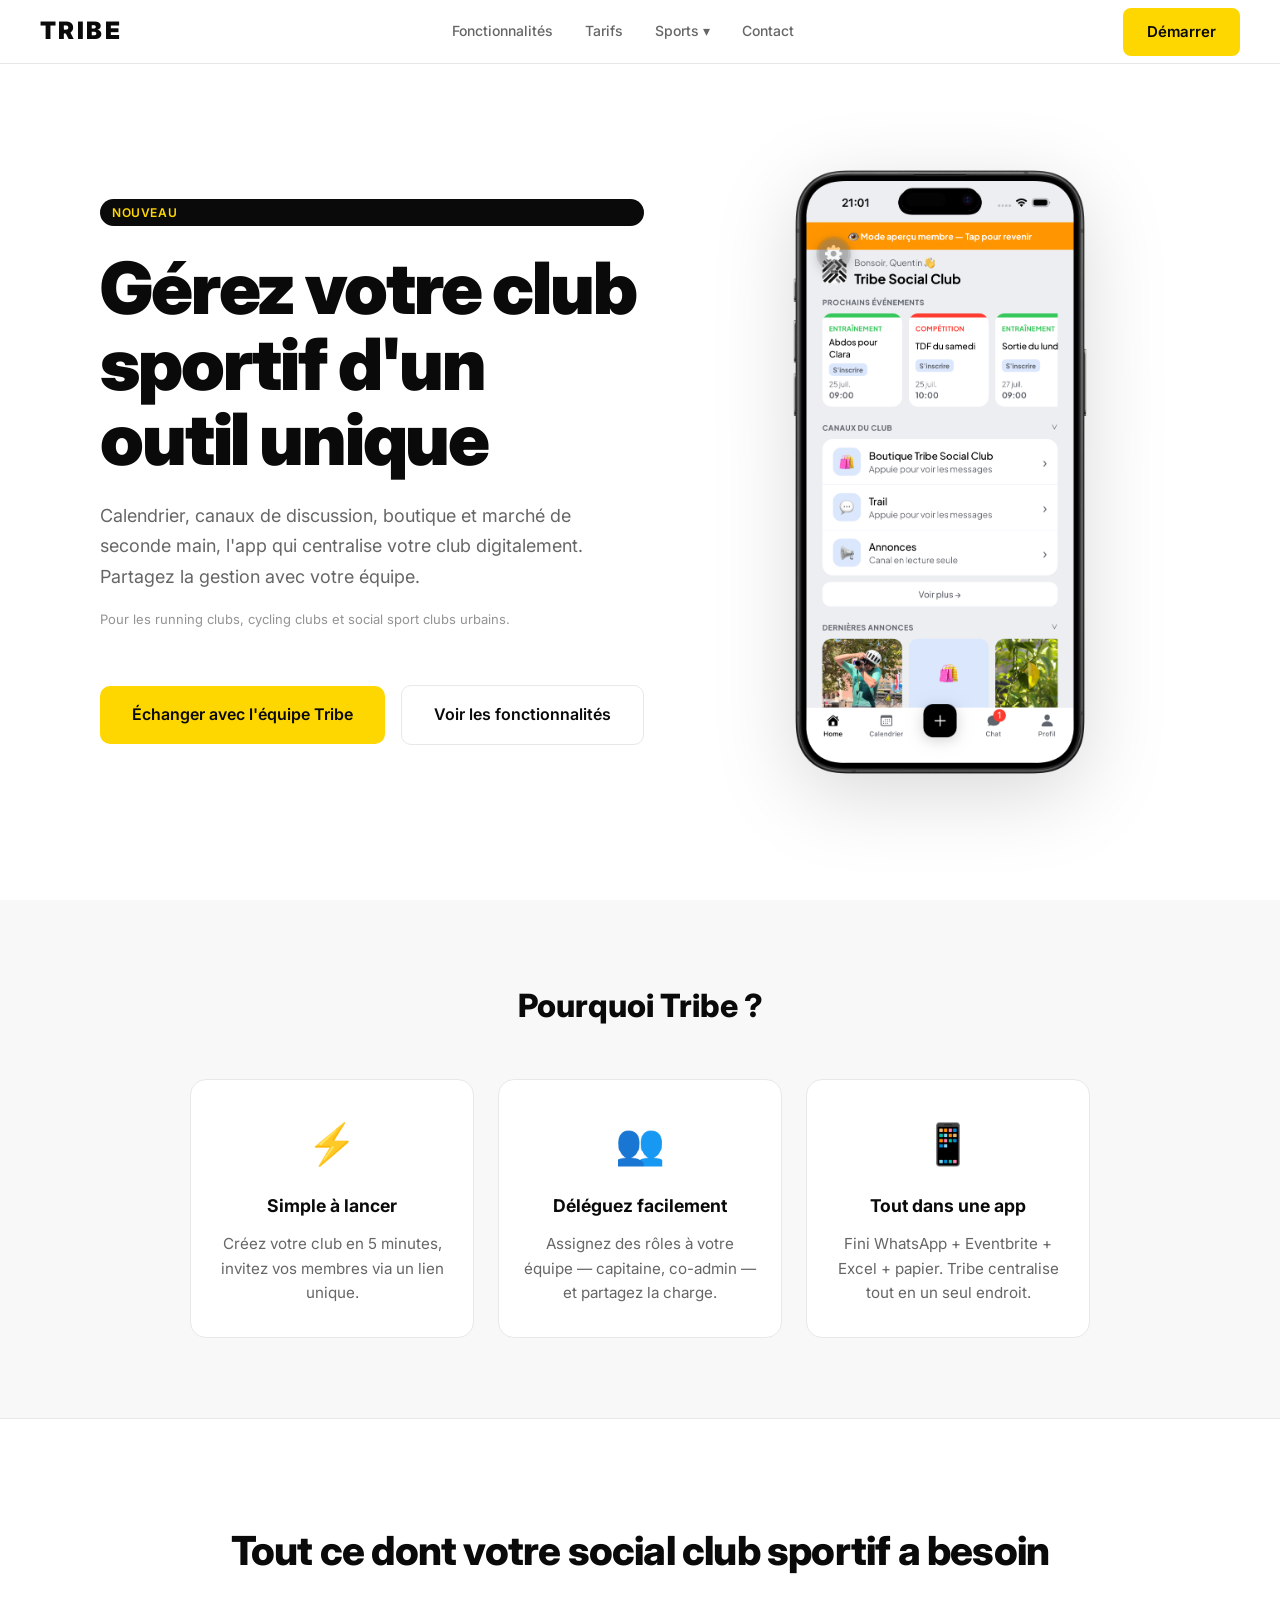
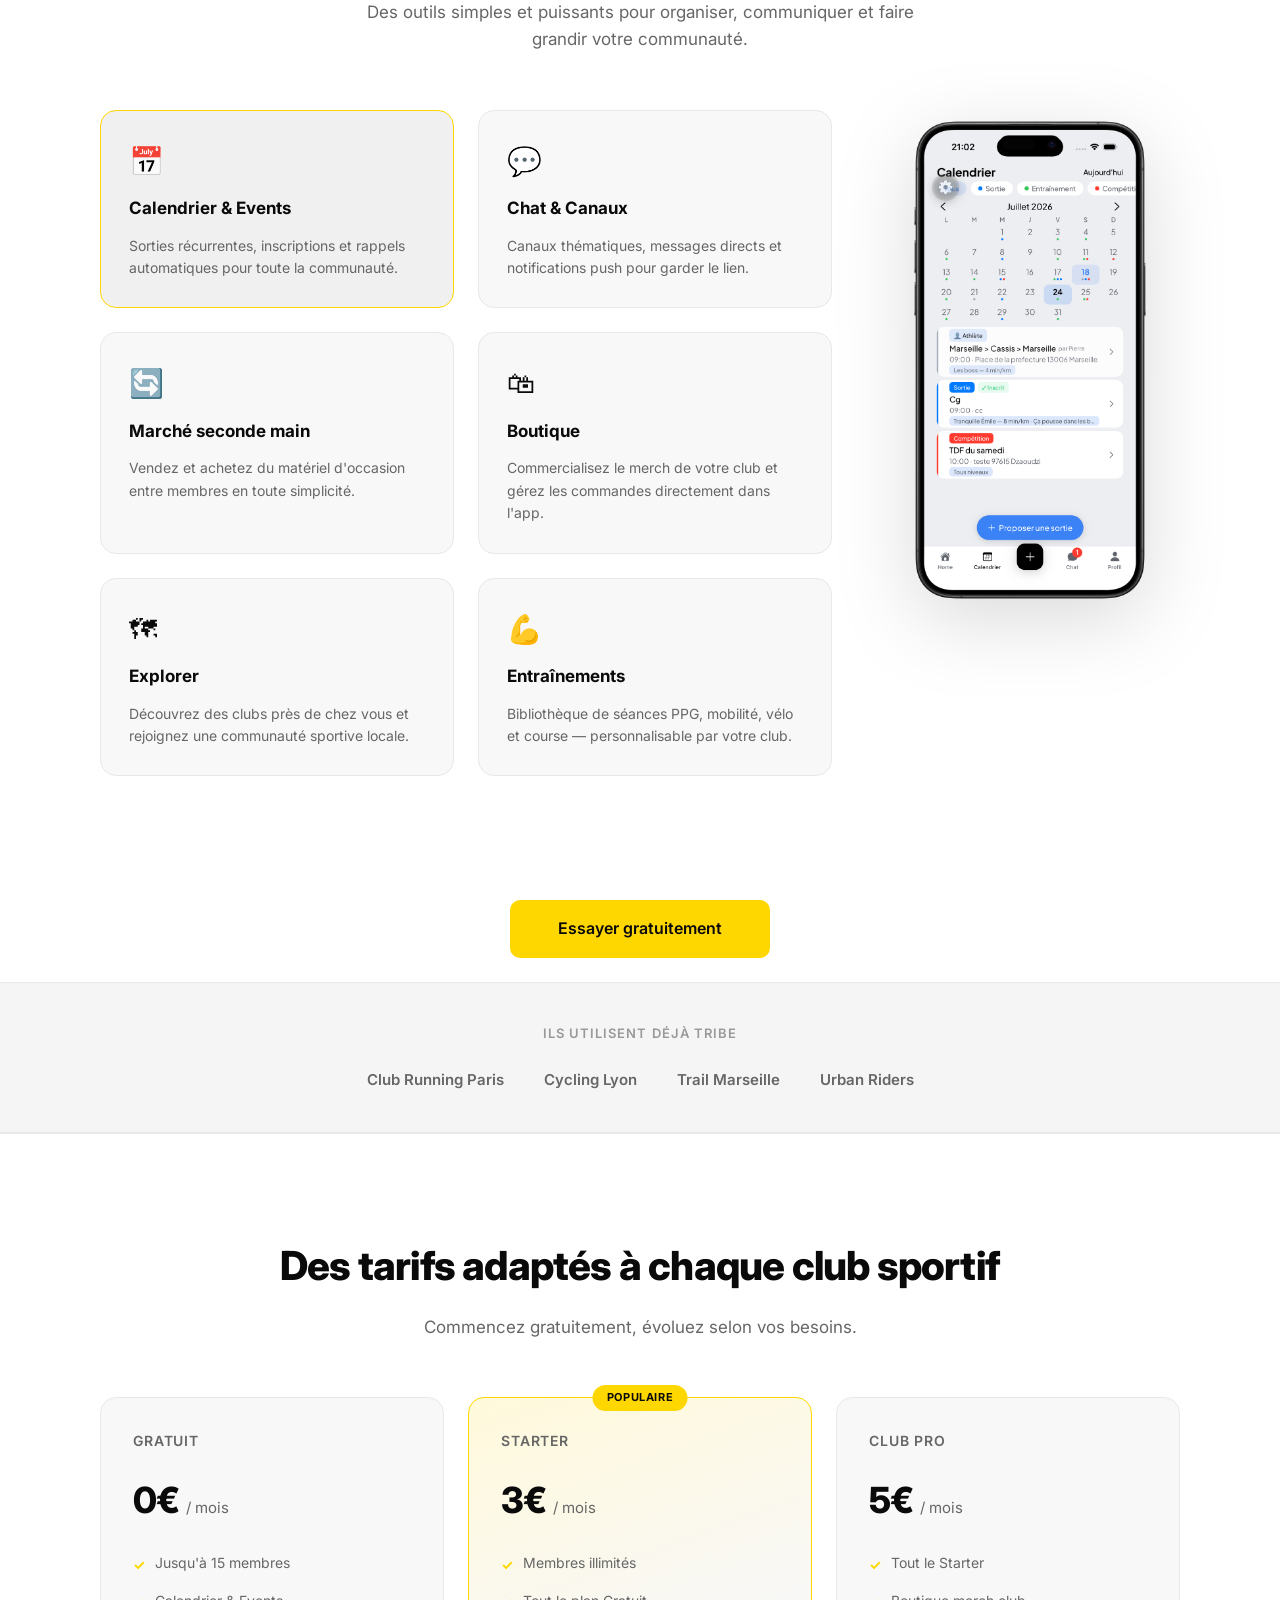
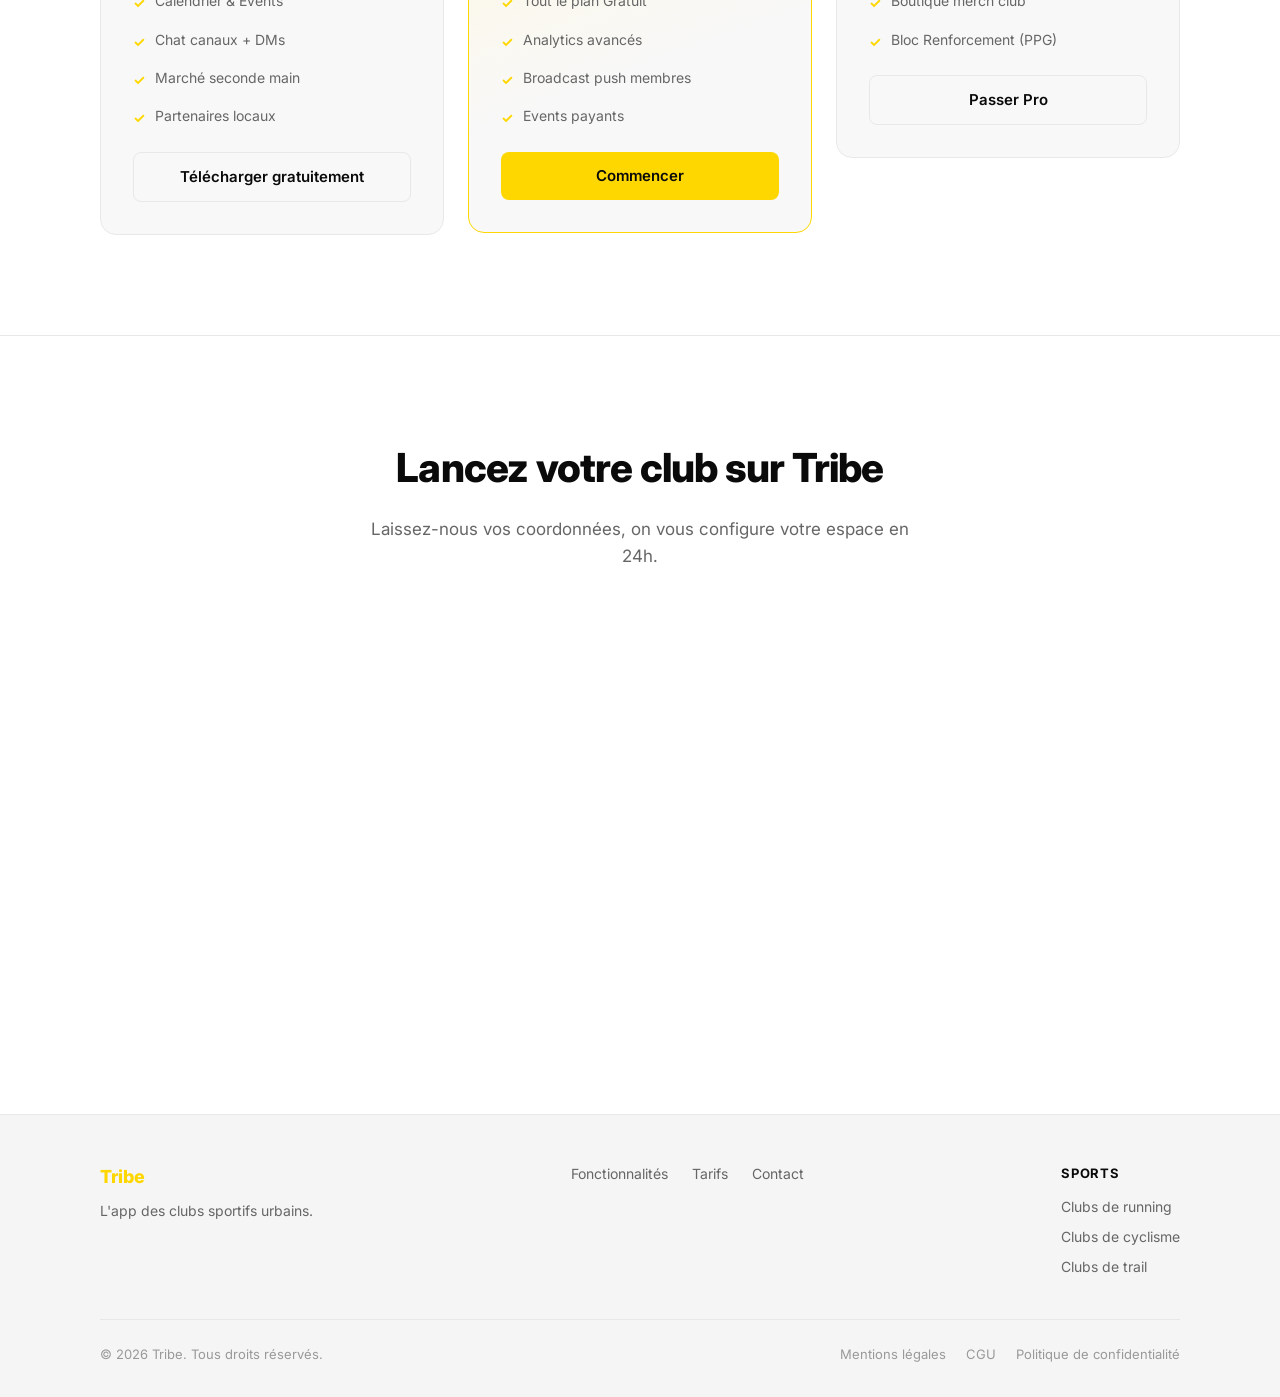
<file: index.html>
<!DOCTYPE html>
<html lang="fr">
<head>
  <meta charset="UTF-8" />
  <meta name="viewport" content="width=device-width, initial-scale=1.0" />
  <title>Tribe — L'app qui aide la gestion des clubs sportifs</title>

  <!-- SEO -->
  <meta name="description" content="Tribe — L'app qui aide la gestion des clubs sportifs. Calendrier, chat, boutique, entraînements et analytics pour les clubs de running, cyclisme et trail. Social running club, social cycling club, social sport club." />
  <meta name="keywords" content="application club sportif, gestion club running, app club cyclisme, logiciel club trail, gérer club sport, calendrier club running, application sport urbain" />
  <meta name="author" content="Tribe" />
  <meta name="robots" content="index, follow" />
  <link rel="canonical" href="https://tribeapp.fr" />

  <!-- Open Graph -->
  <meta property="og:title" content="Tribe — L'app qui aide la gestion des clubs sportifs" />
  <meta property="og:description" content="Calendrier, chat, boutique, entraînements et analytics pour les clubs de running, cyclisme et trail." />
  <meta property="og:url" content="https://tribeapp.fr" />
  <meta property="og:type" content="website" />
  <meta property="og:locale" content="fr_FR" />

  <!-- Twitter Card -->
  <meta name="twitter:card" content="summary_large_image" />
  <meta name="twitter:title" content="Tribe — L'app qui aide la gestion des clubs sportifs" />
  <meta name="twitter:description" content="Calendrier, chat, boutique, entraînements et analytics pour les clubs de running, cyclisme et trail." />

  <!-- Schema.org -->
  <script type="application/ld+json">
  {
    "@context": "https://schema.org",
    "@type": "SoftwareApplication",
    "name": "Tribe",
    "description": "L'app qui aide la gestion des running clubs, cycling clubs, trail clubs et social sport clubs urbains",
    "applicationCategory": "SportsApplication",
    "operatingSystem": "iOS, Android",
    "offers": [
      { "@type": "Offer", "name": "Gratuit", "price": "0", "priceCurrency": "EUR" },
      { "@type": "Offer", "name": "Starter", "price": "3", "priceCurrency": "EUR" },
      { "@type": "Offer", "name": "Club Pro", "price": "5", "priceCurrency": "EUR" }
    ],
    "url": "https://tribeapp.fr",
    "inLanguage": "fr"
  }
  </script>

  <link rel="preconnect" href="https://fonts.googleapis.com" />
  <link rel="preconnect" href="https://fonts.gstatic.com" crossorigin />
  <link href="https://fonts.googleapis.com/css2?family=Inter:wght@400;500;600;700;800;900&display=swap" rel="stylesheet" />
  <link rel="stylesheet" href="assets/css/style.css" />
  <link rel="icon" type="image/png" href="assets/img/logo.png">
  <link rel="apple-touch-icon" href="assets/img/logo.png">
</head>
<body>

  <!-- NAV -->
  <nav class="nav">
    <a href="/" class="nav__logo">TRIBE</a>
    <ul class="nav__links">
      <li><a href="/#features">Fonctionnalités</a></li>
      <li><a href="/#pricing">Tarifs</a></li>
      <li class="nav__dropdown">
        <span>Sports ▾</span>
        <div class="nav__dropdown-menu">
          <a href="running.html">🏃 Running</a>
          <a href="cycling.html">🚴 Cyclisme</a>
          <a href="trail.html">🏔️ Trail</a>
        </div>
      </li>
      <li><a href="/#contact">Contact</a></li>
    </ul>
    <a href="#contact" class="btn btn--primary nav__cta">Démarrer</a>
    <button class="nav__burger" aria-label="Menu" id="burger">
      <span></span>
      <span></span>
      <span></span>
    </button>
  </nav>

  <!-- HERO -->
  <section class="hero" id="hero">
    <div class="container">
      <div class="hero__content">
        <span class="badge">Nouveau</span>
        <h1 class="hero__title">Gérez votre club sportif d'un outil unique</h1>
        <p class="hero__subtitle">
          Calendrier, canaux de discussion, boutique et marché de seconde main, l'app qui centralise votre club digitalement. Partagez la gestion avec votre équipe.
        </p>
        <p class="hero__tagline-sub">Pour les running clubs, cycling clubs et social sport clubs urbains.</p>
        <div class="hero__actions">
          <a href="#contact" class="btn btn--primary btn--lg">Échanger avec l'équipe Tribe</a>
          <a href="#features" class="btn btn--ghost btn--lg">Voir les fonctionnalités</a>
        </div>
      </div>
      <div class="hero__visual">
        <img src="assets/img/mockups/simulator-iphone-17-home.png" alt="Tribe app" class="hero-mockup">
      </div>
    </div>
  </section>

  <!-- WHY TRIBE -->
  <section class="why-tribe" id="why">
    <div class="container">
      <h2>Pourquoi Tribe ?</h2>
      <div class="why-grid">
        <div class="why-card">
          <span class="why-icon">⚡</span>
          <h3>Simple à lancer</h3>
          <p>Créez votre club en 5 minutes, invitez vos membres via un lien unique.</p>
        </div>
        <div class="why-card">
          <span class="why-icon">👥</span>
          <h3>Déléguez facilement</h3>
          <p>Assignez des rôles à votre équipe — capitaine, co-admin — et partagez la charge.</p>
        </div>
        <div class="why-card">
          <span class="why-icon">📱</span>
          <h3>Tout dans une app</h3>
          <p>Fini WhatsApp + Eventbrite + Excel + papier. Tribe centralise tout en un seul endroit.</p>
        </div>
      </div>
    </div>
  </section>

  <!-- FEATURES -->
  <section class="features" id="features">
    <div class="container">
      <h2 class="section-title">Tout ce dont votre social club sportif a besoin</h2>
      <p class="section-subtitle">Des outils simples et puissants pour organiser, communiquer et faire grandir votre communauté.</p>

      <div class="features-layout">

        <div class="features-left">
          <div class="features__grid">

            <div class="feature-card" data-screen="simulator-iphone-17-calendrier.png">
              <div class="feature-card__icon">📅</div>
              <h3 class="feature-card__title">Calendrier & Events</h3>
              <p class="feature-card__desc">Sorties récurrentes, inscriptions et rappels automatiques pour toute la communauté.</p>
            </div>

            <div class="feature-card" data-screen="simulator-iphone-17-canaux.png">
              <div class="feature-card__icon">💬</div>
              <h3 class="feature-card__title">Chat & Canaux</h3>
              <p class="feature-card__desc">Canaux thématiques, messages directs et notifications push pour garder le lien.</p>
            </div>

            <div class="feature-card" data-screen="simulator-iphone-17-marche-seconde-main.png">
              <div class="feature-card__icon">🔄</div>
              <h3 class="feature-card__title">Marché seconde main</h3>
              <p class="feature-card__desc">Vendez et achetez du matériel d'occasion entre membres en toute simplicité.</p>
            </div>

            <div class="feature-card" data-screen="simulator-iphone-17-boutique.png">
              <div class="feature-card__icon">🛍</div>
              <h3 class="feature-card__title">Boutique</h3>
              <p class="feature-card__desc">Commercialisez le merch de votre club et gérez les commandes directement dans l'app.</p>
            </div>

            <div class="feature-card" data-screen="simulator-iphone-17-explorer.png">
              <div class="feature-card__icon">🗺</div>
              <h3 class="feature-card__title">Explorer</h3>
              <p class="feature-card__desc">Découvrez des clubs près de chez vous et rejoignez une communauté sportive locale.</p>
            </div>

            <div class="feature-card" data-screen="simulator-iphone-17-renforcement.png">
              <div class="feature-card__icon">💪</div>
              <h3 class="feature-card__title">Entraînements</h3>
              <p class="feature-card__desc">Bibliothèque de séances PPG, mobilité, vélo et course — personnalisable par votre club.</p>
            </div>

          </div>
        </div>

        <div class="features-right">
          <img id="features-phone" src="assets/img/mockups/simulator-iphone-17-calendrier.png" alt="Tribe app" class="features-mockup">
        </div>

      </div>
    </div>
  </section>

  <!-- FEATURES CTA -->
  <div class="features-cta">
    <a href="https://apps.apple.com/app/id6784278561" target="_blank" rel="noopener" class="btn btn--primary btn--lg">
      Essayer gratuitement
    </a>
  </div>

  <!-- SOCIAL PROOF -->
  <section class="social-proof">
    <p class="social-proof__label">Ils utilisent déjà Tribe</p>
    <div class="social-proof__logos">
      <span class="club-placeholder">Club Running Paris</span>
      <span class="club-placeholder">Cycling Lyon</span>
      <span class="club-placeholder">Trail Marseille</span>
      <span class="club-placeholder">Urban Riders</span>
    </div>
  </section>

  <!-- PRICING -->
  <section class="pricing" id="pricing">
    <div class="container">
      <h2 class="section-title">Des tarifs adaptés à chaque club sportif</h2>
      <p class="section-subtitle">Commencez gratuitement, évoluez selon vos besoins.</p>
      <div class="pricing__grid">

        <div class="pricing-card">
          <div class="pricing-card__plan">Gratuit</div>
          <div class="pricing-card__price">
            <span class="pricing-card__amount">0€</span>
            <span class="pricing-card__period">/ mois</span>
          </div>
          <ul class="pricing-card__features">
            <li>Jusqu'à 15 membres</li>
            <li>Calendrier & Events</li>
            <li>Chat canaux + DMs</li>
            <li>Marché seconde main</li>
            <li>Partenaires locaux</li>
          </ul>
          <a href="https://apps.apple.com" target="_blank" rel="noopener" class="btn btn--ghost btn--full">Télécharger gratuitement</a>
        </div>

        <div class="pricing-card pricing-card--featured">
          <div class="pricing-card__badge">Populaire</div>
          <div class="pricing-card__plan">Starter</div>
          <div class="pricing-card__price">
            <span class="pricing-card__amount">3€</span>
            <span class="pricing-card__period">/ mois</span>
          </div>
          <ul class="pricing-card__features">
            <li>Membres illimités</li>
            <li>Tout le plan Gratuit</li>
            <li>Analytics avancés</li>
            <li>Broadcast push membres</li>
            <li>Events payants</li>
          </ul>
          <a href="https://apps.apple.com" target="_blank" rel="noopener" class="btn btn--primary btn--full">Commencer</a>
        </div>

        <div class="pricing-card">
          <div class="pricing-card__plan">Club Pro</div>
          <div class="pricing-card__price">
            <span class="pricing-card__amount">5€</span>
            <span class="pricing-card__period">/ mois</span>
          </div>
          <ul class="pricing-card__features">
            <li>Tout le Starter</li>
            <li>Boutique merch club</li>
            <li>Bloc Renforcement (PPG)</li>
          </ul>
          <a href="https://apps.apple.com" target="_blank" rel="noopener" class="btn btn--ghost btn--full">Passer Pro</a>
        </div>

      </div>
    </div>
  </section>

  <!-- CONTACT -->
  <section class="contact" id="contact">
    <div class="container">
      <h2 class="section-title">Lancez votre club sur Tribe</h2>
      <p class="section-subtitle">Laissez-nous vos coordonnées, on vous configure votre espace en 24h.</p>
      <div style="max-width: 600px; margin: 0 auto;">
        <iframe
          data-tally-src="https://tally.so/embed/KYKKy7?alignLeft=1&hideTitle=1&transparentBackground=1&dynamicHeight=1&formEventsForwarding=1"
          loading="lazy"
          width="100%"
          height="380"
          frameborder="0"
          marginheight="0"
          marginwidth="0"
          title="Contact Tribe">
        </iframe>
      </div>
      <script>var d=document,w="https://tally.so/widgets/embed.js",v=function(){"undefined"!=typeof Tally?Tally.loadEmbeds():d.querySelectorAll("[data-tally-src]:not([src])").forEach((function(e){e.src=e.dataset.tallySrc}))};if("undefined"!=typeof Tally)v();else if(d.querySelector('script[src="'+w+'"]')==null){var s=d.createElement("script");s.src=w,s.onload=v,s.onerror=v,d.body.appendChild(s);}</script>
    </div>
  </section>

  <!-- FOOTER -->
  <footer class="footer">
    <div class="container">
      <div class="footer__top">
        <div class="footer__brand">
          <span class="footer__logo">Tribe</span>
          <p class="footer__tagline">L'app des clubs sportifs urbains.</p>
        </div>
        <nav class="footer__nav">
          <a href="/#features">Fonctionnalités</a>
          <a href="/#pricing">Tarifs</a>
          <a href="/#contact">Contact</a>
        </nav>
        <div class="footer__col">
          <h4>Sports</h4>
          <a href="running.html">Clubs de running</a>
          <a href="cycling.html">Clubs de cyclisme</a>
          <a href="trail.html">Clubs de trail</a>
        </div>
      </div>
      <div class="footer__bottom">
        <p class="footer__legal">&copy; 2026 Tribe. Tous droits réservés.</p>
        <div class="footer__links">
          <a href="#">Mentions légales</a>
          <a href="#">CGU</a>
          <a href="#">Politique de confidentialité</a>
        </div>
      </div>
    </div>
  </footer>

  <script src="assets/js/main.js"></script>
</body>
</html>
</file>
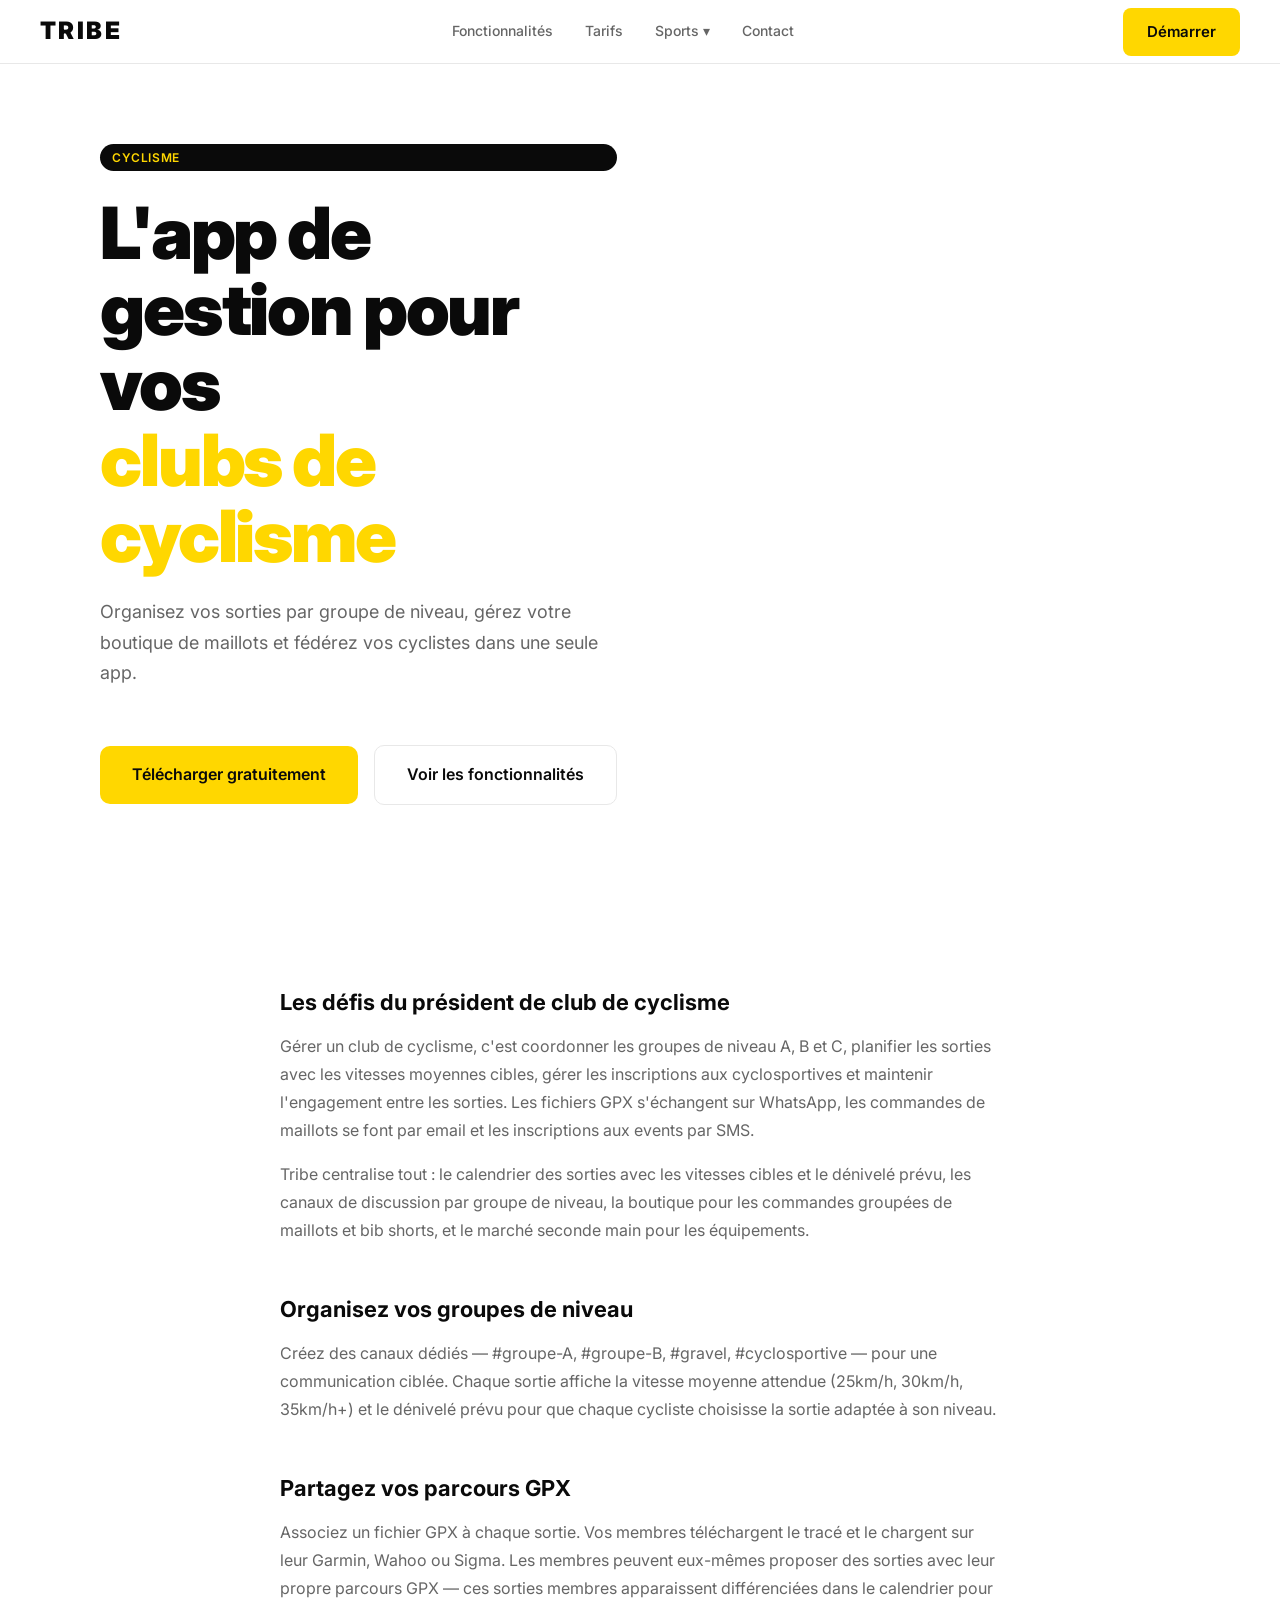
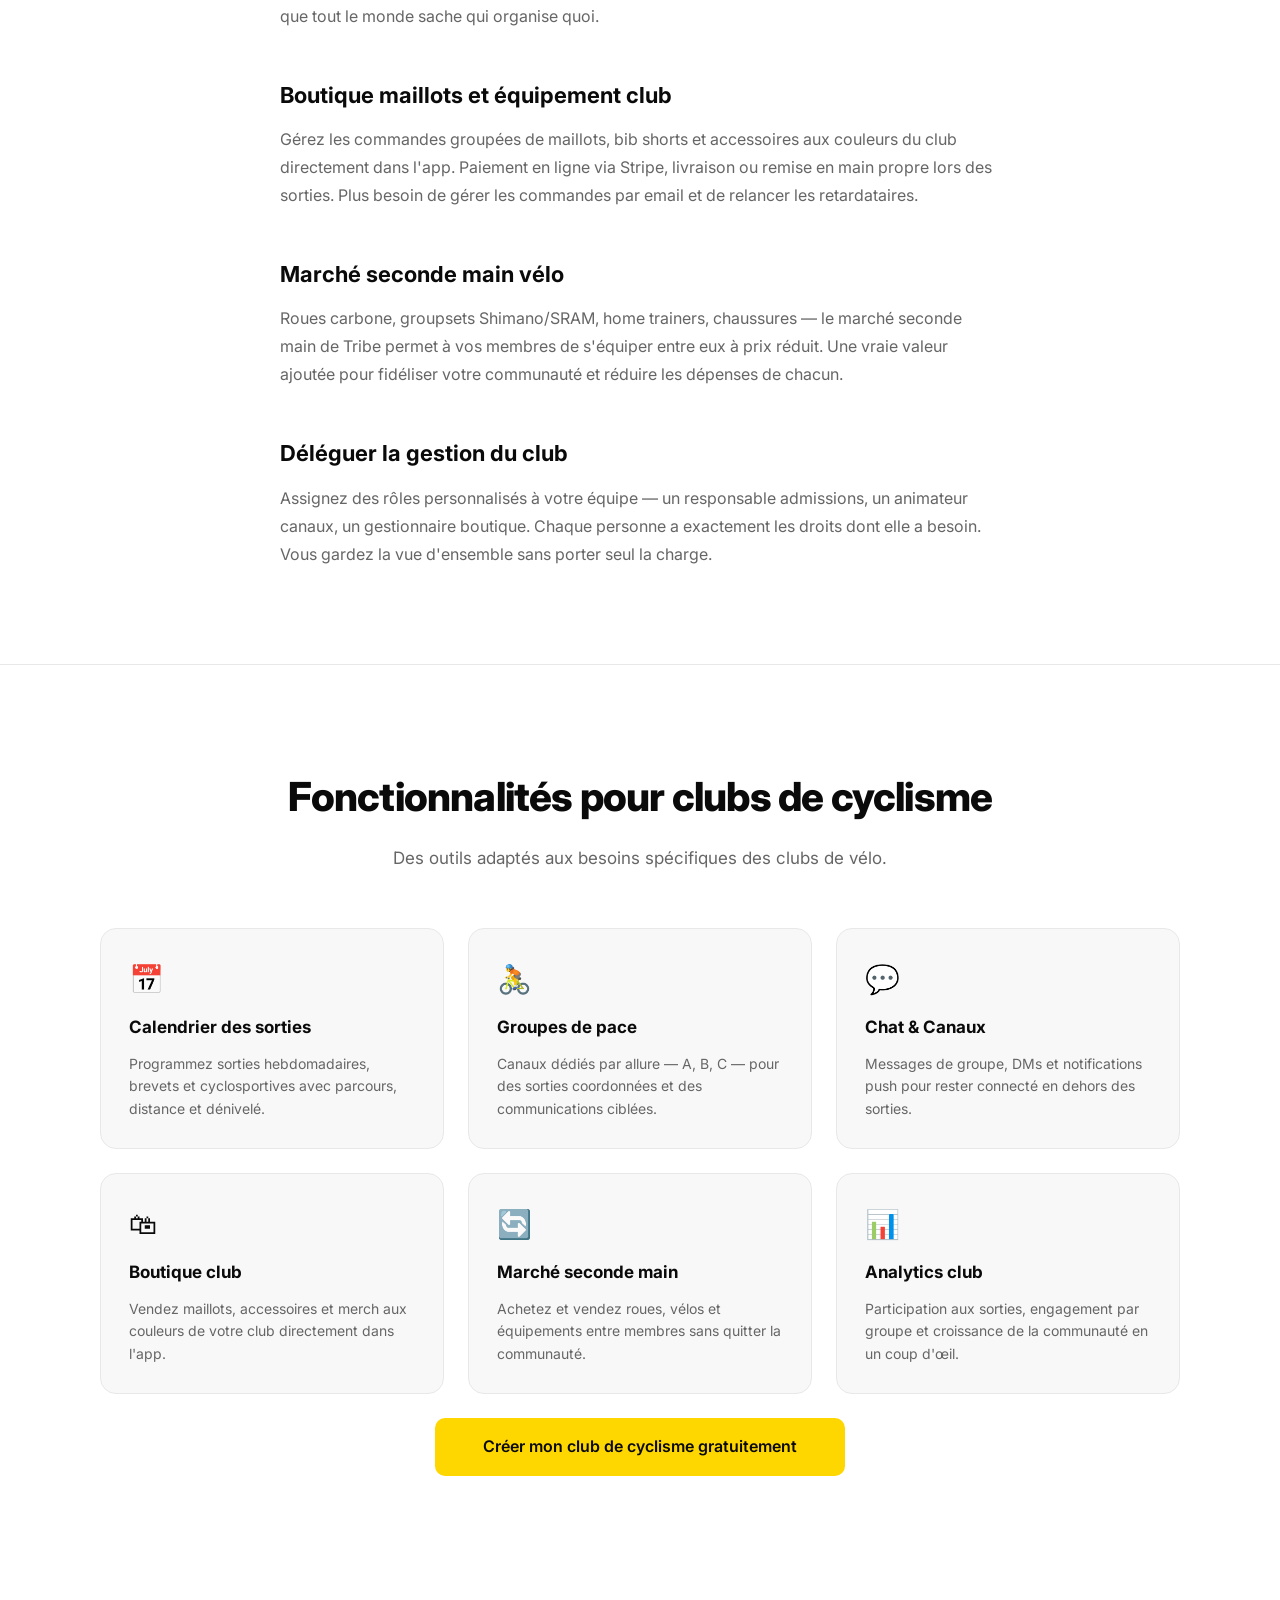
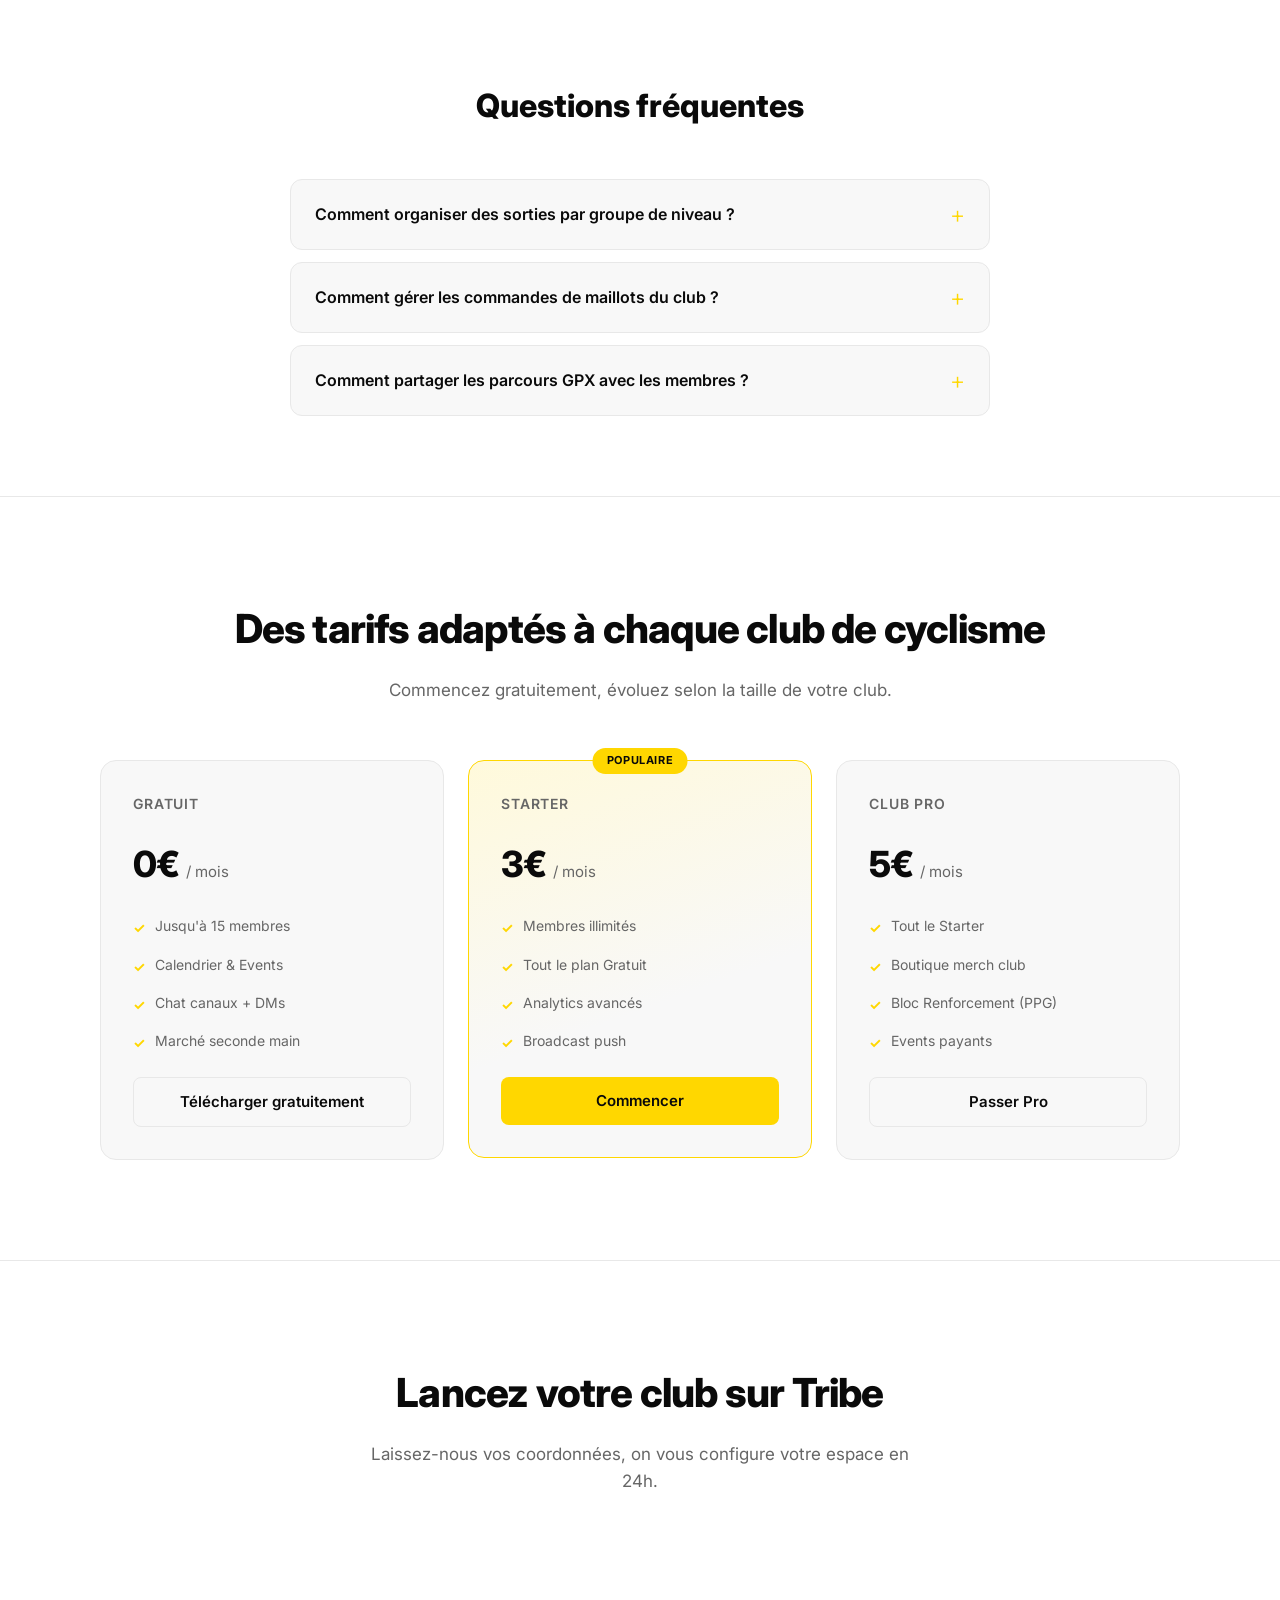
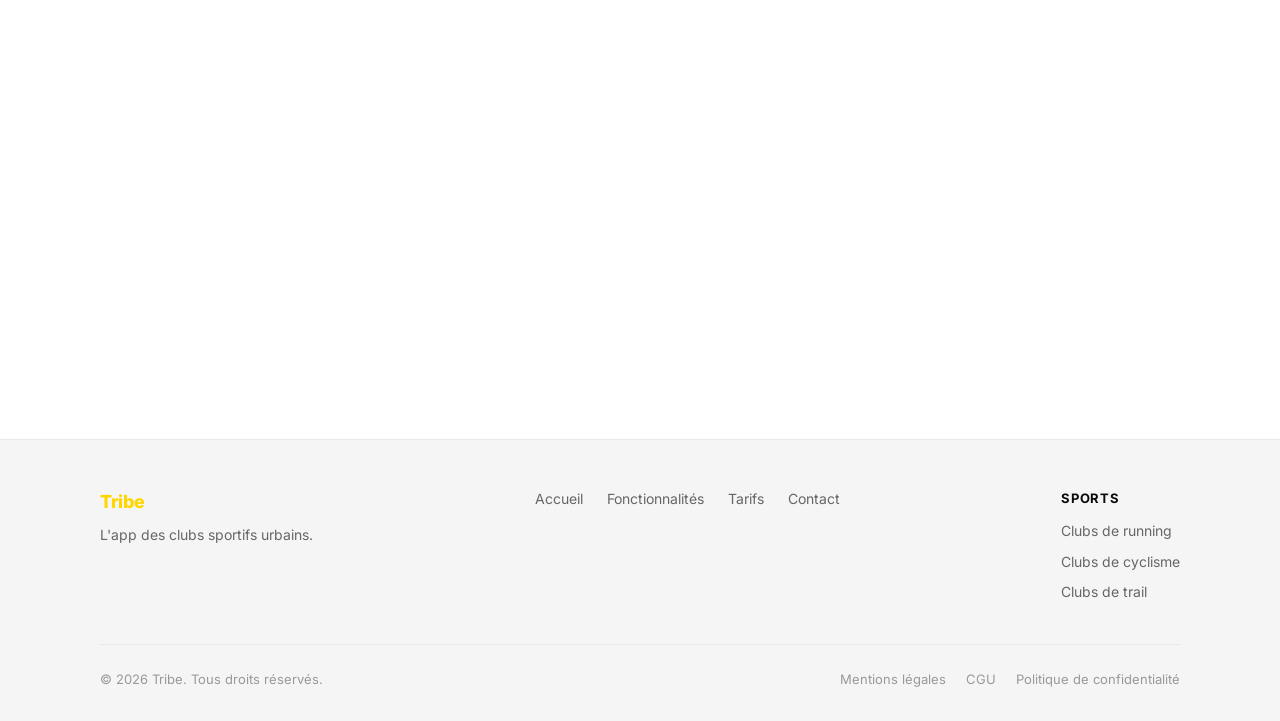
<file: cycling.html>
<!DOCTYPE html>
<html lang="fr">
<head>
  <meta charset="UTF-8" />
  <meta name="viewport" content="width=device-width, initial-scale=1.0" />
  <title>Tribe — L'app de gestion pour les clubs de cyclisme</title>

  <!-- SEO -->
  <meta name="description" content="Tribe, l'app de gestion pour les clubs de cyclisme. Sorties par groupe de niveau (A/B/C), parcours GPX, boutique maillots et marché seconde main pour roues, groupsets et équipements vélo." />
  <meta name="keywords" content="application club cyclisme, gestion club vélo, app club cycliste, logiciel club velo, gérer club cyclisme, calendrier sorties vélo, application cyclisme urbain" />
  <meta name="author" content="Tribe" />
  <meta name="robots" content="index, follow" />
  <link rel="canonical" href="https://tribeapp.fr/cycling" />

  <!-- Open Graph -->
  <meta property="og:title" content="Tribe — L'app de gestion pour les clubs de cyclisme" />
  <meta property="og:description" content="Calendrier des sorties, groupes de pace, boutique équipement et analytics pour les clubs de cyclisme." />
  <meta property="og:url" content="https://tribeapp.fr/cycling" />
  <meta property="og:type" content="website" />
  <meta property="og:locale" content="fr_FR" />

  <!-- Twitter Card -->
  <meta name="twitter:card" content="summary_large_image" />
  <meta name="twitter:title" content="Tribe — L'app de gestion pour les clubs de cyclisme" />
  <meta name="twitter:description" content="Calendrier des sorties, groupes de pace, boutique équipement et analytics pour les clubs de cyclisme." />

  <!-- Schema.org -->
  <script type="application/ld+json">
  {
    "@context": "https://schema.org",
    "@type": "SoftwareApplication",
    "name": "Tribe",
    "description": "L'app de gestion pour les clubs de cyclisme et de vélo",
    "applicationCategory": "SportsApplication",
    "operatingSystem": "iOS, Android",
    "offers": [
      { "@type": "Offer", "name": "Gratuit", "price": "0", "priceCurrency": "EUR" },
      { "@type": "Offer", "name": "Starter", "price": "3", "priceCurrency": "EUR" },
      { "@type": "Offer", "name": "Club Pro", "price": "5", "priceCurrency": "EUR" }
    ],
    "url": "https://tribeapp.fr/cycling",
    "inLanguage": "fr"
  }
  </script>

  <link rel="preconnect" href="https://fonts.googleapis.com" />
  <link rel="preconnect" href="https://fonts.gstatic.com" crossorigin />
  <link href="https://fonts.googleapis.com/css2?family=Inter:wght@400;500;600;700;800;900&display=swap" rel="stylesheet" />
  <link rel="stylesheet" href="assets/css/style.css" />
  <link rel="icon" type="image/png" href="assets/img/logo.png">
  <link rel="apple-touch-icon" href="assets/img/logo.png">
</head>
<body>

  <!-- NAV -->
  <nav class="nav">
    <a href="/" class="nav__logo">TRIBE</a>
    <ul class="nav__links">
      <li><a href="/#features">Fonctionnalités</a></li>
      <li><a href="/#pricing">Tarifs</a></li>
      <li class="nav__dropdown">
        <span>Sports ▾</span>
        <div class="nav__dropdown-menu">
          <a href="running.html">🏃 Running</a>
          <a href="cycling.html">🚴 Cyclisme</a>
          <a href="trail.html">🏔️ Trail</a>
        </div>
      </li>
      <li><a href="/#contact">Contact</a></li>
    </ul>
    <a href="#contact" class="btn btn--primary nav__cta">Démarrer</a>
    <button class="nav__burger" aria-label="Menu" id="burger">
      <span></span>
      <span></span>
      <span></span>
    </button>
  </nav>

  <!-- HERO -->
  <section class="hero" id="hero">
    <div class="container">
      <div class="hero__content">
        <span class="badge">Cyclisme</span>
        <h1 class="hero__title">L'app de gestion pour vos <br /><span class="accent">clubs de cyclisme</span></h1>
        <p class="hero__subtitle">
          Organisez vos sorties par groupe de niveau, gérez votre boutique de maillots et fédérez vos cyclistes dans une seule app.
        </p>
        <div class="hero__actions">
          <a href="https://apps.apple.com/app/id6784278561" target="_blank" rel="noopener" class="btn btn--primary btn--lg">Télécharger gratuitement</a>
          <a href="#features" class="btn btn--ghost btn--lg">Voir les fonctionnalités</a>
        </div>
      </div>
      <div class="hero__visual"></div>
    </div>
  </section>

  <!-- CONTENT -->
  <section class="geo-content">
    <div class="container">
      <div class="geo-content__body">

        <h2>Les défis du président de club de cyclisme</h2>
        <p>
          Gérer un club de cyclisme, c'est coordonner les groupes de niveau A, B et C, planifier les sorties avec les vitesses moyennes cibles, gérer les inscriptions aux cyclosportives et maintenir l'engagement entre les sorties. Les fichiers GPX s'échangent sur WhatsApp, les commandes de maillots se font par email et les inscriptions aux events par SMS.
        </p>
        <p>
          Tribe centralise tout : le calendrier des sorties avec les vitesses cibles et le dénivelé prévu, les canaux de discussion par groupe de niveau, la boutique pour les commandes groupées de maillots et bib shorts, et le marché seconde main pour les équipements.
        </p>

        <h2>Organisez vos groupes de niveau</h2>
        <p>
          Créez des canaux dédiés — #groupe-A, #groupe-B, #gravel, #cyclosportive — pour une communication ciblée. Chaque sortie affiche la vitesse moyenne attendue (25km/h, 30km/h, 35km/h+) et le dénivelé prévu pour que chaque cycliste choisisse la sortie adaptée à son niveau.
        </p>

        <h2>Partagez vos parcours GPX</h2>
        <p>
          Associez un fichier GPX à chaque sortie. Vos membres téléchargent le tracé et le chargent sur leur Garmin, Wahoo ou Sigma. Les membres peuvent eux-mêmes proposer des sorties avec leur propre parcours GPX — ces sorties membres apparaissent différenciées dans le calendrier pour que tout le monde sache qui organise quoi.
        </p>

        <h2>Boutique maillots et équipement club</h2>
        <p>
          Gérez les commandes groupées de maillots, bib shorts et accessoires aux couleurs du club directement dans l'app. Paiement en ligne via Stripe, livraison ou remise en main propre lors des sorties. Plus besoin de gérer les commandes par email et de relancer les retardataires.
        </p>

        <h2>Marché seconde main vélo</h2>
        <p>
          Roues carbone, groupsets Shimano/SRAM, home trainers, chaussures — le marché seconde main de Tribe permet à vos membres de s'équiper entre eux à prix réduit. Une vraie valeur ajoutée pour fidéliser votre communauté et réduire les dépenses de chacun.
        </p>

        <h2>Déléguer la gestion du club</h2>
        <p>
          Assignez des rôles personnalisés à votre équipe — un responsable admissions, un animateur canaux, un gestionnaire boutique. Chaque personne a exactement les droits dont elle a besoin. Vous gardez la vue d'ensemble sans porter seul la charge.
        </p>

      </div>
    </div>
  </section>

  <!-- FEATURES -->
  <section class="features" id="features">
    <div class="container">
      <h2 class="section-title">Fonctionnalités pour clubs de cyclisme</h2>
      <p class="section-subtitle">Des outils adaptés aux besoins spécifiques des clubs de vélo.</p>
      <div class="features__grid">

        <div class="feature-card">
          <div class="feature-card__icon">📅</div>
          <h3 class="feature-card__title">Calendrier des sorties</h3>
          <p class="feature-card__desc">Programmez sorties hebdomadaires, brevets et cyclosportives avec parcours, distance et dénivelé.</p>
        </div>

        <div class="feature-card">
          <div class="feature-card__icon">🚴</div>
          <h3 class="feature-card__title">Groupes de pace</h3>
          <p class="feature-card__desc">Canaux dédiés par allure — A, B, C — pour des sorties coordonnées et des communications ciblées.</p>
        </div>

        <div class="feature-card">
          <div class="feature-card__icon">💬</div>
          <h3 class="feature-card__title">Chat & Canaux</h3>
          <p class="feature-card__desc">Messages de groupe, DMs et notifications push pour rester connecté en dehors des sorties.</p>
        </div>

        <div class="feature-card">
          <div class="feature-card__icon">🛍</div>
          <h3 class="feature-card__title">Boutique club</h3>
          <p class="feature-card__desc">Vendez maillots, accessoires et merch aux couleurs de votre club directement dans l'app.</p>
        </div>

        <div class="feature-card">
          <div class="feature-card__icon">🔄</div>
          <h3 class="feature-card__title">Marché seconde main</h3>
          <p class="feature-card__desc">Achetez et vendez roues, vélos et équipements entre membres sans quitter la communauté.</p>
        </div>

        <div class="feature-card">
          <div class="feature-card__icon">📊</div>
          <h3 class="feature-card__title">Analytics club</h3>
          <p class="feature-card__desc">Participation aux sorties, engagement par groupe et croissance de la communauté en un coup d'œil.</p>
        </div>

      </div>

      <div class="features-cta">
        <a href="https://apps.apple.com/app/id6784278561" target="_blank" rel="noopener" class="btn btn--primary btn--lg">
          Créer mon club de cyclisme gratuitement
        </a>
      </div>
    </div>
  </section>

  <!-- FAQ -->
  <section class="faq" id="faq">
    <div class="container">
      <h2>Questions fréquentes</h2>
      <div class="faq-list">

        <div class="faq-item">
          <button class="faq-question">Comment organiser des sorties par groupe de niveau ?</button>
          <div class="faq-answer">
            <p>Dans Tribe, chaque sortie affiche la vitesse moyenne cible et le dénivelé prévu. Créez des canaux dédiés par groupe (A, B, C) pour que chaque cycliste reçoit uniquement les sorties adaptées à son niveau. Les membres peuvent aussi proposer leurs propres sorties, qui apparaissent différenciées dans le calendrier.</p>
          </div>
        </div>

        <div class="faq-item">
          <button class="faq-question">Comment gérer les commandes de maillots du club ?</button>
          <div class="faq-answer">
            <p>La boutique Tribe (plan Club Pro) permet de gérer les commandes directement dans l'app. Chaque membre commande et paie en ligne. Vous gérez le stock, les tailles et la livraison depuis votre dashboard. Fini les tableaux Excel et les relances par email pour savoir qui a payé.</p>
          </div>
        </div>

        <div class="faq-item">
          <button class="faq-question">Comment partager les parcours GPX avec les membres ?</button>
          <div class="faq-answer">
            <p>Associez un fichier GPX à chaque sortie dans Tribe. Vos membres téléchargent le tracé directement depuis l'app et le chargent sur leur compteur (Garmin, Wahoo, Sigma). Plus besoin d'envoyer des fichiers sur WhatsApp ou par email avant chaque sortie.</p>
          </div>
        </div>

      </div>
    </div>
  </section>

  <!-- PRICING -->
  <section class="pricing" id="pricing">
    <div class="container">
      <h2 class="section-title">Des tarifs adaptés à chaque club de cyclisme</h2>
      <p class="section-subtitle">Commencez gratuitement, évoluez selon la taille de votre club.</p>
      <div class="pricing__grid">

        <div class="pricing-card">
          <div class="pricing-card__plan">Gratuit</div>
          <div class="pricing-card__price">
            <span class="pricing-card__amount">0€</span>
            <span class="pricing-card__period">/ mois</span>
          </div>
          <ul class="pricing-card__features">
            <li>Jusqu'à 15 membres</li>
            <li>Calendrier & Events</li>
            <li>Chat canaux + DMs</li>
            <li>Marché seconde main</li>
          </ul>
          <a href="https://apps.apple.com/app/id6784278561" target="_blank" rel="noopener" class="btn btn--ghost btn--full">Télécharger gratuitement</a>
        </div>

        <div class="pricing-card pricing-card--featured">
          <div class="pricing-card__badge">Populaire</div>
          <div class="pricing-card__plan">Starter</div>
          <div class="pricing-card__price">
            <span class="pricing-card__amount">3€</span>
            <span class="pricing-card__period">/ mois</span>
          </div>
          <ul class="pricing-card__features">
            <li>Membres illimités</li>
            <li>Tout le plan Gratuit</li>
            <li>Analytics avancés</li>
            <li>Broadcast push</li>
          </ul>
          <a href="https://apps.apple.com/app/id6784278561" target="_blank" rel="noopener" class="btn btn--primary btn--full">Commencer</a>
        </div>

        <div class="pricing-card">
          <div class="pricing-card__plan">Club Pro</div>
          <div class="pricing-card__price">
            <span class="pricing-card__amount">5€</span>
            <span class="pricing-card__period">/ mois</span>
          </div>
          <ul class="pricing-card__features">
            <li>Tout le Starter</li>
            <li>Boutique merch club</li>
            <li>Bloc Renforcement (PPG)</li>
            <li>Events payants</li>
          </ul>
          <a href="https://apps.apple.com/app/id6784278561" target="_blank" rel="noopener" class="btn btn--ghost btn--full">Passer Pro</a>
        </div>

      </div>
    </div>
  </section>

  <!-- CONTACT -->
  <section class="contact" id="contact">
    <div class="container">
      <h2 class="section-title">Lancez votre club sur Tribe</h2>
      <p class="section-subtitle">Laissez-nous vos coordonnées, on vous configure votre espace en 24h.</p>
      <div style="max-width: 600px; margin: 0 auto;">
        <iframe
          data-tally-src="https://tally.so/embed/KYKKy7?alignLeft=1&hideTitle=1&transparentBackground=1&dynamicHeight=1&formEventsForwarding=1"
          loading="lazy"
          width="100%"
          height="380"
          frameborder="0"
          marginheight="0"
          marginwidth="0"
          title="Contact Tribe">
        </iframe>
      </div>
      <script>var d=document,w="https://tally.so/widgets/embed.js",v=function(){"undefined"!=typeof Tally?Tally.loadEmbeds():d.querySelectorAll("[data-tally-src]:not([src])").forEach((function(e){e.src=e.dataset.tallySrc}))};if("undefined"!=typeof Tally)v();else if(d.querySelector('script[src="'+w+'"]')==null){var s=d.createElement("script");s.src=w,s.onload=v,s.onerror=v,d.body.appendChild(s);}</script>
    </div>
  </section>

  <!-- FOOTER -->
  <footer class="footer">
    <div class="container">
      <div class="footer__top">
        <div class="footer__brand">
          <span class="footer__logo">Tribe</span>
          <p class="footer__tagline">L'app des clubs sportifs urbains.</p>
        </div>
        <nav class="footer__nav">
          <a href="/">Accueil</a>
          <a href="/#features">Fonctionnalités</a>
          <a href="/#pricing">Tarifs</a>
          <a href="/#contact">Contact</a>
        </nav>
        <div class="footer__col">
          <h4>Sports</h4>
          <a href="running.html">Clubs de running</a>
          <a href="cycling.html">Clubs de cyclisme</a>
          <a href="trail.html">Clubs de trail</a>
        </div>
      </div>
      <div class="footer__bottom">
        <p class="footer__legal">&copy; 2026 Tribe. Tous droits réservés.</p>
        <div class="footer__links">
          <a href="#">Mentions légales</a>
          <a href="#">CGU</a>
          <a href="#">Politique de confidentialité</a>
        </div>
      </div>
    </div>
  </footer>

  <script src="assets/js/main.js"></script>
</body>
</html>
</file>
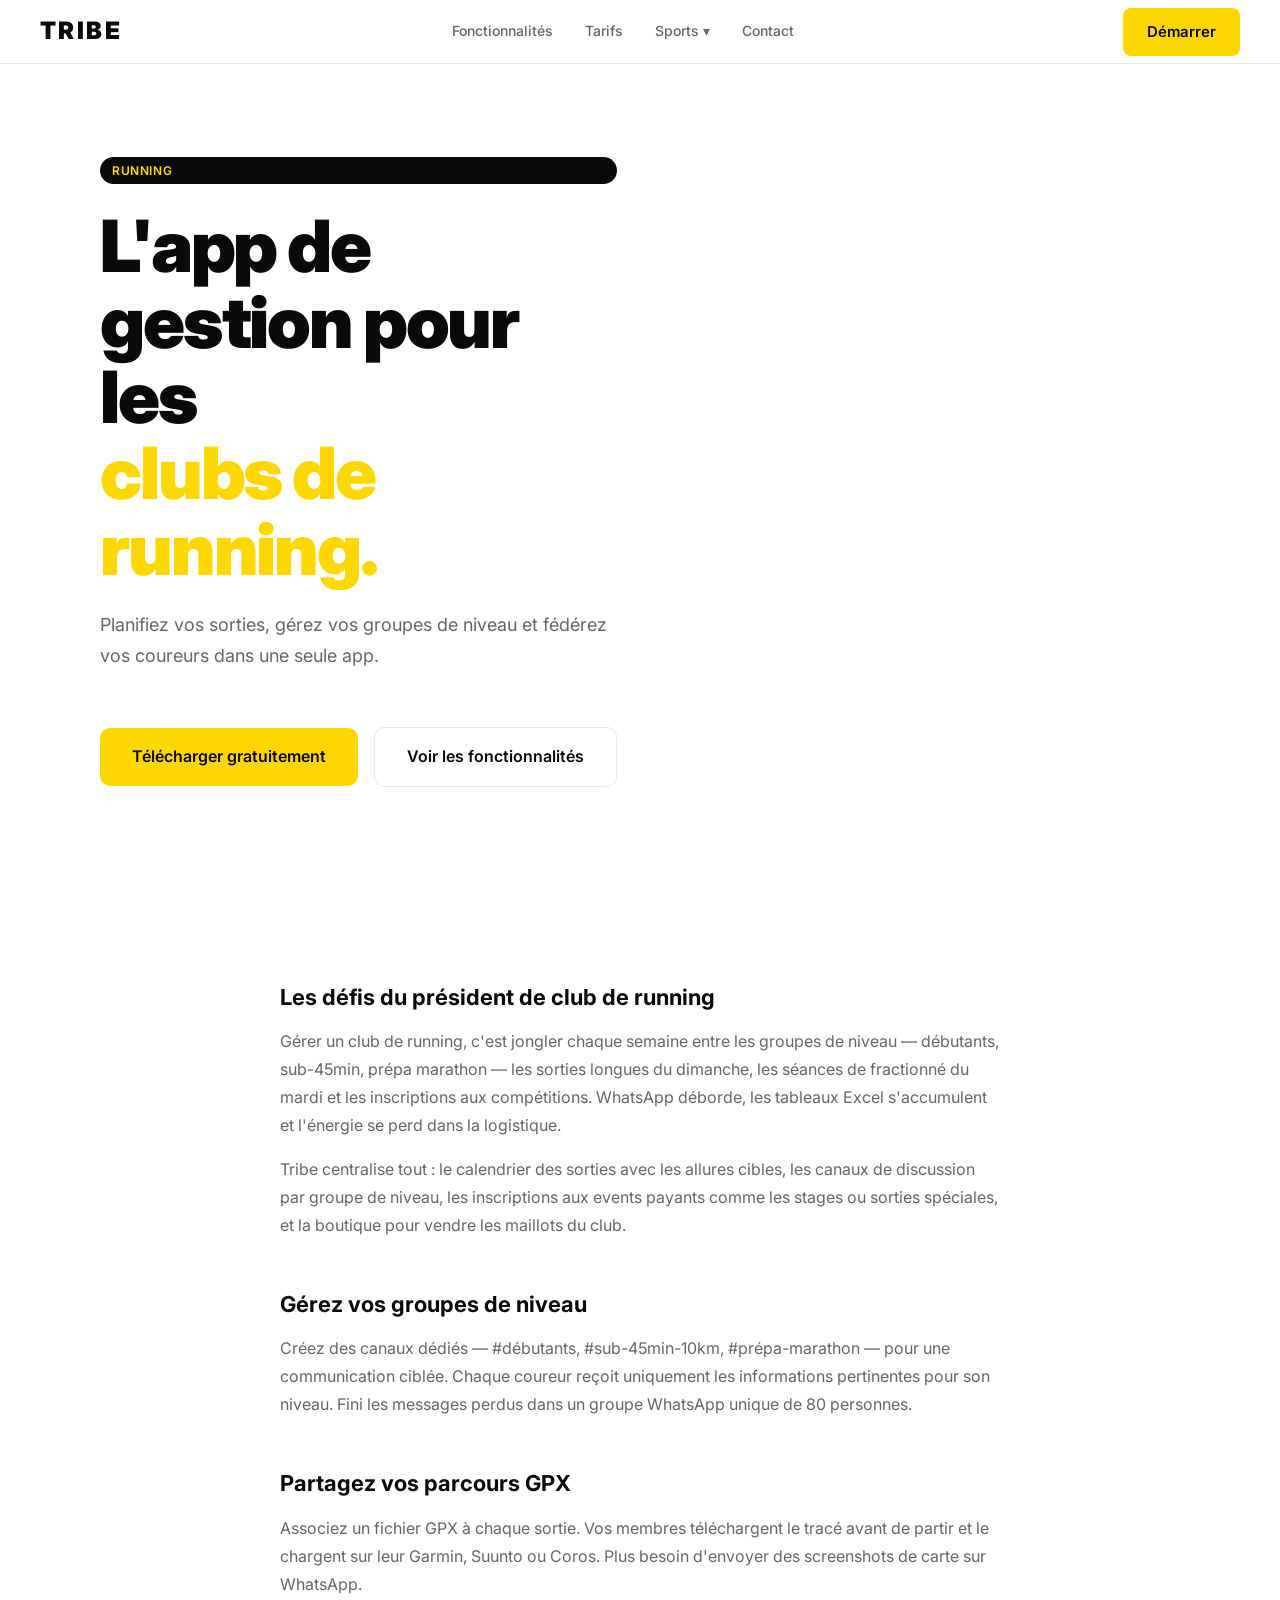
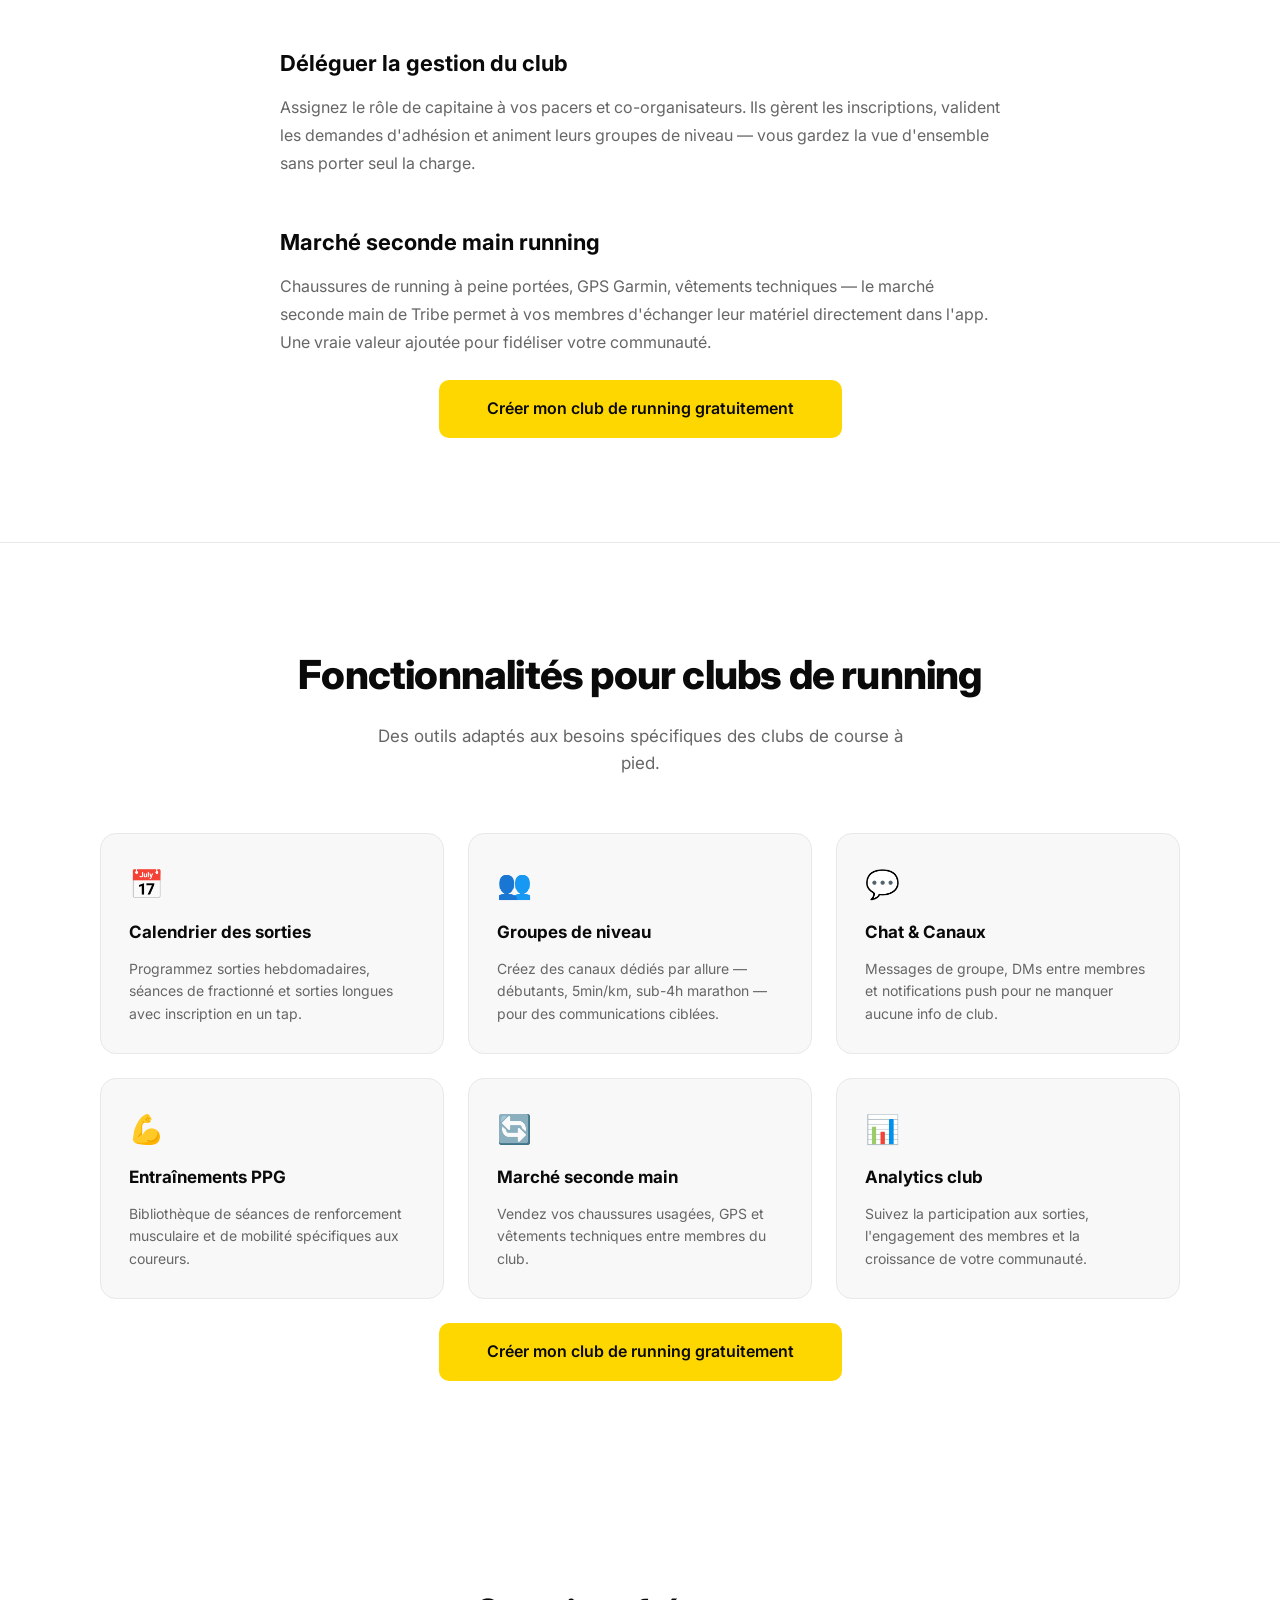
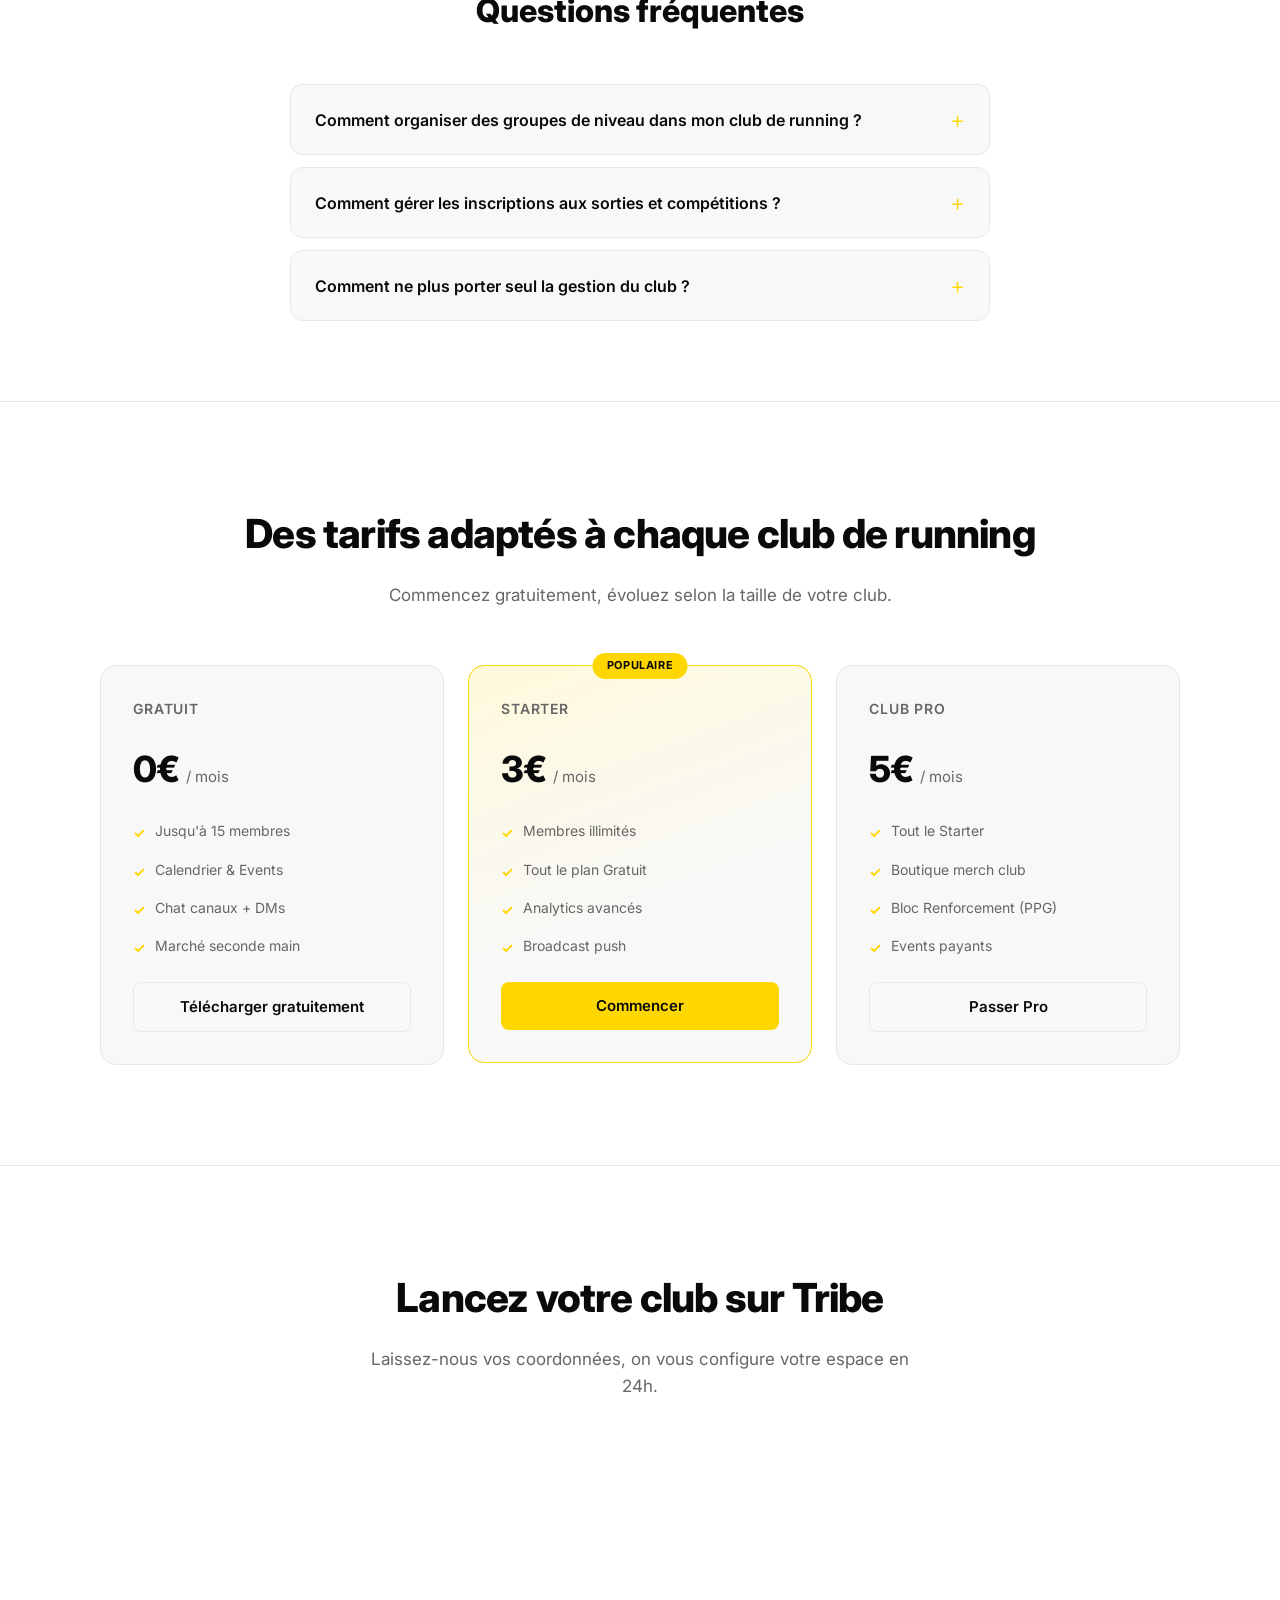
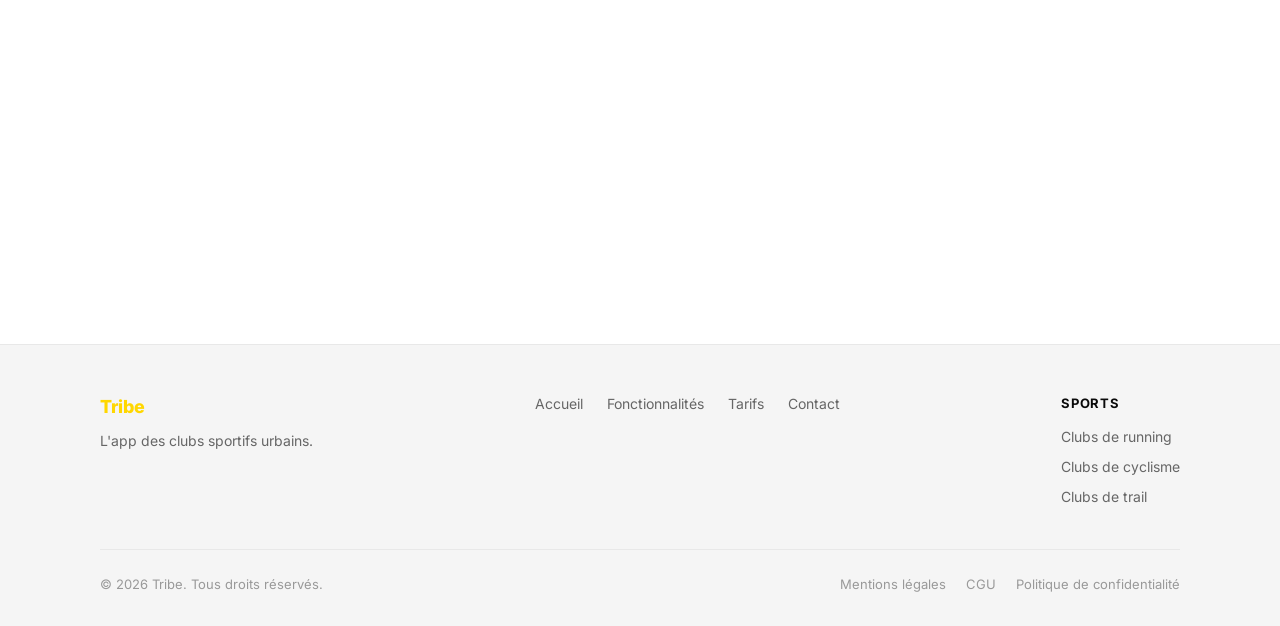
<file: running.html>
<!DOCTYPE html>
<html lang="fr">
<head>
  <meta charset="UTF-8" />
  <meta name="viewport" content="width=device-width, initial-scale=1.0" />
  <title>Tribe — L'app de gestion pour les clubs de running</title>

  <!-- SEO -->
  <meta name="description" content="Tribe, l'app de gestion pour les clubs de running. Groupes de niveau (sub-45min, sub-4h marathon), calendrier de sorties, boutique maillots et marché seconde main pour équipements de course." />
  <meta name="keywords" content="application club running, gestion club course à pied, app club jogging, logiciel club athlétisme, gérer club running, calendrier sorties running" />
  <meta name="author" content="Tribe" />
  <meta name="robots" content="index, follow" />
  <link rel="canonical" href="https://tribeapp.fr/running" />

  <!-- Open Graph -->
  <meta property="og:title" content="Tribe — L'app de gestion pour les clubs de running" />
  <meta property="og:description" content="Calendrier des sorties, groupes de niveau, chat d'équipe et analytics pour les clubs de course à pied." />
  <meta property="og:url" content="https://tribeapp.fr/running" />
  <meta property="og:type" content="website" />
  <meta property="og:locale" content="fr_FR" />

  <!-- Twitter Card -->
  <meta name="twitter:card" content="summary_large_image" />
  <meta name="twitter:title" content="Tribe — L'app de gestion pour les clubs de running" />
  <meta name="twitter:description" content="Calendrier des sorties, groupes de niveau, chat d'équipe et analytics pour les clubs de course à pied." />

  <!-- Schema.org -->
  <script type="application/ld+json">
  {
    "@context": "https://schema.org",
    "@type": "SoftwareApplication",
    "name": "Tribe",
    "description": "L'app de gestion pour les clubs de running et de course à pied",
    "applicationCategory": "SportsApplication",
    "operatingSystem": "iOS, Android",
    "offers": [
      { "@type": "Offer", "name": "Gratuit", "price": "0", "priceCurrency": "EUR" },
      { "@type": "Offer", "name": "Starter", "price": "3", "priceCurrency": "EUR" },
      { "@type": "Offer", "name": "Club Pro", "price": "5", "priceCurrency": "EUR" }
    ],
    "url": "https://tribeapp.fr/running",
    "inLanguage": "fr"
  }
  </script>

  <link rel="preconnect" href="https://fonts.googleapis.com" />
  <link rel="preconnect" href="https://fonts.gstatic.com" crossorigin />
  <link href="https://fonts.googleapis.com/css2?family=Inter:wght@400;500;600;700;800;900&display=swap" rel="stylesheet" />
  <link rel="stylesheet" href="assets/css/style.css" />
  <link rel="icon" type="image/png" href="assets/img/logo.png">
  <link rel="apple-touch-icon" href="assets/img/logo.png">
</head>
<body>

  <!-- NAV -->
  <nav class="nav">
    <a href="/" class="nav__logo">TRIBE</a>
    <ul class="nav__links">
      <li><a href="/#features">Fonctionnalités</a></li>
      <li><a href="/#pricing">Tarifs</a></li>
      <li class="nav__dropdown">
        <span>Sports ▾</span>
        <div class="nav__dropdown-menu">
          <a href="running.html">🏃 Running</a>
          <a href="cycling.html">🚴 Cyclisme</a>
          <a href="trail.html">🏔️ Trail</a>
        </div>
      </li>
      <li><a href="/#contact">Contact</a></li>
    </ul>
    <a href="#contact" class="btn btn--primary nav__cta">Démarrer</a>
    <button class="nav__burger" aria-label="Menu" id="burger">
      <span></span>
      <span></span>
      <span></span>
    </button>
  </nav>

  <!-- HERO -->
  <section class="hero" id="hero">
    <div class="container">
      <div class="hero__content">
        <span class="badge">Running</span>
        <h1 class="hero__title">L'app de gestion pour les<br /><span class="accent">clubs de running.</span></h1>
        <p class="hero__subtitle">
          Planifiez vos sorties, gérez vos groupes de niveau et fédérez vos coureurs dans une seule app.
        </p>
        <div class="hero__actions">
          <a href="https://apps.apple.com/app/id6784278561" target="_blank" rel="noopener" class="btn btn--primary btn--lg">Télécharger gratuitement</a>
          <a href="#features" class="btn btn--ghost btn--lg">Voir les fonctionnalités</a>
        </div>
      </div>
      <div class="hero__visual"></div>
    </div>
  </section>

  <!-- CONTENT -->
  <section class="geo-content">
    <div class="container">
      <div class="geo-content__body">

        <h2>Les défis du président de club de running</h2>
        <p>
          Gérer un club de running, c'est jongler chaque semaine entre les groupes de niveau — débutants, sub-45min, prépa marathon — les sorties longues du dimanche, les séances de fractionné du mardi et les inscriptions aux compétitions. WhatsApp déborde, les tableaux Excel s'accumulent et l'énergie se perd dans la logistique.
        </p>
        <p>
          Tribe centralise tout : le calendrier des sorties avec les allures cibles, les canaux de discussion par groupe de niveau, les inscriptions aux events payants comme les stages ou sorties spéciales, et la boutique pour vendre les maillots du club.
        </p>

        <h2>Gérez vos groupes de niveau</h2>
        <p>
          Créez des canaux dédiés — #débutants, #sub-45min-10km, #prépa-marathon — pour une communication ciblée. Chaque coureur reçoit uniquement les informations pertinentes pour son niveau. Fini les messages perdus dans un groupe WhatsApp unique de 80 personnes.
        </p>

        <h2>Partagez vos parcours GPX</h2>
        <p>
          Associez un fichier GPX à chaque sortie. Vos membres téléchargent le tracé avant de partir et le chargent sur leur Garmin, Suunto ou Coros. Plus besoin d'envoyer des screenshots de carte sur WhatsApp.
        </p>

        <h2>Déléguer la gestion du club</h2>
        <p>
          Assignez le rôle de capitaine à vos pacers et co-organisateurs. Ils gèrent les inscriptions, valident les demandes d'adhésion et animent leurs groupes de niveau — vous gardez la vue d'ensemble sans porter seul la charge.
        </p>

        <h2>Marché seconde main running</h2>
        <p>
          Chaussures de running à peine portées, GPS Garmin, vêtements techniques — le marché seconde main de Tribe permet à vos membres d'échanger leur matériel directement dans l'app. Une vraie valeur ajoutée pour fidéliser votre communauté.
        </p>

        <div class="features-cta">
          <a href="https://apps.apple.com/app/id6784278561" target="_blank" rel="noopener" class="btn btn--primary btn--lg">
            Créer mon club de running gratuitement
          </a>
        </div>

      </div>
    </div>
  </section>

  <!-- FEATURES -->
  <section class="features" id="features">
    <div class="container">
      <h2 class="section-title">Fonctionnalités pour clubs de running</h2>
      <p class="section-subtitle">Des outils adaptés aux besoins spécifiques des clubs de course à pied.</p>
      <div class="features__grid">

        <div class="feature-card">
          <div class="feature-card__icon">📅</div>
          <h3 class="feature-card__title">Calendrier des sorties</h3>
          <p class="feature-card__desc">Programmez sorties hebdomadaires, séances de fractionné et sorties longues avec inscription en un tap.</p>
        </div>

        <div class="feature-card">
          <div class="feature-card__icon">👥</div>
          <h3 class="feature-card__title">Groupes de niveau</h3>
          <p class="feature-card__desc">Créez des canaux dédiés par allure — débutants, 5min/km, sub-4h marathon — pour des communications ciblées.</p>
        </div>

        <div class="feature-card">
          <div class="feature-card__icon">💬</div>
          <h3 class="feature-card__title">Chat & Canaux</h3>
          <p class="feature-card__desc">Messages de groupe, DMs entre membres et notifications push pour ne manquer aucune info de club.</p>
        </div>

        <div class="feature-card">
          <div class="feature-card__icon">💪</div>
          <h3 class="feature-card__title">Entraînements PPG</h3>
          <p class="feature-card__desc">Bibliothèque de séances de renforcement musculaire et de mobilité spécifiques aux coureurs.</p>
        </div>

        <div class="feature-card">
          <div class="feature-card__icon">🔄</div>
          <h3 class="feature-card__title">Marché seconde main</h3>
          <p class="feature-card__desc">Vendez vos chaussures usagées, GPS et vêtements techniques entre membres du club.</p>
        </div>

        <div class="feature-card">
          <div class="feature-card__icon">📊</div>
          <h3 class="feature-card__title">Analytics club</h3>
          <p class="feature-card__desc">Suivez la participation aux sorties, l'engagement des membres et la croissance de votre communauté.</p>
        </div>

      </div>

      <div class="features-cta">
        <a href="https://apps.apple.com/app/id6784278561" target="_blank" rel="noopener" class="btn btn--primary btn--lg">
          Créer mon club de running gratuitement
        </a>
      </div>
    </div>
  </section>

  <!-- FAQ -->
  <section class="faq" id="faq">
    <div class="container">
      <h2>Questions fréquentes</h2>
      <div class="faq-list">

        <div class="faq-item">
          <button class="faq-question">Comment organiser des groupes de niveau dans mon club de running ?</button>
          <div class="faq-answer">
            <p>Avec Tribe, créez des canaux de discussion dédiés à chaque groupe — #débutants, #sub-45min, #prépa-marathon. Chaque membre rejoint uniquement les canaux qui le concernent. Vous pouvez aussi filtrer les events par niveau pour que chaque sortie s'affiche uniquement aux coureurs concernés.</p>
            <p>Dans le calendrier des sorties, chaque event affiche l'allure cible (ex: 5:30/km, 6:00/km) pour que chaque coureur sache d'emblée si la sortie correspond à son niveau, sans avoir à poser la question dans le groupe.</p>
          </div>
        </div>

        <div class="faq-item">
          <button class="faq-question">Comment gérer les inscriptions aux sorties et compétitions ?</button>
          <div class="faq-answer">
            <p>Créez un event dans Tribe — sortie hebdomadaire, stage, compétition — et vos membres s'inscrivent en un tap. Vous voyez en temps réel le nombre d'inscrits. Pour les events payants (stages, sorties spéciales), le paiement se fait directement dans l'app via Stripe.</p>
            <p>Les membres peuvent également proposer leurs propres sorties — un coureur qui organise une sortie dominicale peut la soumettre directement. Ces sorties membres apparaissent différenciées dans le calendrier (visuellement distinctes des sorties officielles du club), pour que tout le monde sache d'un coup d'œil qui organise quoi.</p>
          </div>
        </div>

        <div class="faq-item">
          <button class="faq-question">Comment ne plus porter seul la gestion du club ?</button>
          <div class="faq-answer">
            <p>Tribe vous permet de déléguer : assignez le rôle de capitaine à vos co-organisateurs. Ils peuvent valider les demandes d'adhésion, créer des events et animer les canaux de discussion. Vous gardez la vue d'ensemble sans être le seul à tout gérer.</p>
            <p>Tribe permet de créer des rôles personnalisés avec des permissions précises — gestion des admissions, création d'events, animation des canaux. Chaque personne de l'équipe a exactement les droits dont elle a besoin, ni plus ni moins.</p>
          </div>
        </div>

      </div>
    </div>
  </section>

  <!-- PRICING -->
  <section class="pricing" id="pricing">
    <div class="container">
      <h2 class="section-title">Des tarifs adaptés à chaque club de running</h2>
      <p class="section-subtitle">Commencez gratuitement, évoluez selon la taille de votre club.</p>
      <div class="pricing__grid">

        <div class="pricing-card">
          <div class="pricing-card__plan">Gratuit</div>
          <div class="pricing-card__price">
            <span class="pricing-card__amount">0€</span>
            <span class="pricing-card__period">/ mois</span>
          </div>
          <ul class="pricing-card__features">
            <li>Jusqu'à 15 membres</li>
            <li>Calendrier & Events</li>
            <li>Chat canaux + DMs</li>
            <li>Marché seconde main</li>
          </ul>
          <a href="https://apps.apple.com/app/id6784278561" target="_blank" rel="noopener" class="btn btn--ghost btn--full">Télécharger gratuitement</a>
        </div>

        <div class="pricing-card pricing-card--featured">
          <div class="pricing-card__badge">Populaire</div>
          <div class="pricing-card__plan">Starter</div>
          <div class="pricing-card__price">
            <span class="pricing-card__amount">3€</span>
            <span class="pricing-card__period">/ mois</span>
          </div>
          <ul class="pricing-card__features">
            <li>Membres illimités</li>
            <li>Tout le plan Gratuit</li>
            <li>Analytics avancés</li>
            <li>Broadcast push</li>
          </ul>
          <a href="https://apps.apple.com/app/id6784278561" target="_blank" rel="noopener" class="btn btn--primary btn--full">Commencer</a>
        </div>

        <div class="pricing-card">
          <div class="pricing-card__plan">Club Pro</div>
          <div class="pricing-card__price">
            <span class="pricing-card__amount">5€</span>
            <span class="pricing-card__period">/ mois</span>
          </div>
          <ul class="pricing-card__features">
            <li>Tout le Starter</li>
            <li>Boutique merch club</li>
            <li>Bloc Renforcement (PPG)</li>
            <li>Events payants</li>
          </ul>
          <a href="https://apps.apple.com/app/id6784278561" target="_blank" rel="noopener" class="btn btn--ghost btn--full">Passer Pro</a>
        </div>

      </div>
    </div>
  </section>

  <!-- CONTACT -->
  <section class="contact" id="contact">
    <div class="container">
      <h2 class="section-title">Lancez votre club sur Tribe</h2>
      <p class="section-subtitle">Laissez-nous vos coordonnées, on vous configure votre espace en 24h.</p>
      <div style="max-width: 600px; margin: 0 auto;">
        <iframe
          data-tally-src="https://tally.so/embed/KYKKy7?alignLeft=1&hideTitle=1&transparentBackground=1&dynamicHeight=1&formEventsForwarding=1"
          loading="lazy"
          width="100%"
          height="380"
          frameborder="0"
          marginheight="0"
          marginwidth="0"
          title="Contact Tribe">
        </iframe>
      </div>
      <script>var d=document,w="https://tally.so/widgets/embed.js",v=function(){"undefined"!=typeof Tally?Tally.loadEmbeds():d.querySelectorAll("[data-tally-src]:not([src])").forEach((function(e){e.src=e.dataset.tallySrc}))};if("undefined"!=typeof Tally)v();else if(d.querySelector('script[src="'+w+'"]')==null){var s=d.createElement("script");s.src=w,s.onload=v,s.onerror=v,d.body.appendChild(s);}</script>
    </div>
  </section>

  <!-- FOOTER -->
  <footer class="footer">
    <div class="container">
      <div class="footer__top">
        <div class="footer__brand">
          <span class="footer__logo">Tribe</span>
          <p class="footer__tagline">L'app des clubs sportifs urbains.</p>
        </div>
        <nav class="footer__nav">
          <a href="/">Accueil</a>
          <a href="/#features">Fonctionnalités</a>
          <a href="/#pricing">Tarifs</a>
          <a href="/#contact">Contact</a>
        </nav>
        <div class="footer__col">
          <h4>Sports</h4>
          <a href="running.html">Clubs de running</a>
          <a href="cycling.html">Clubs de cyclisme</a>
          <a href="trail.html">Clubs de trail</a>
        </div>
      </div>
      <div class="footer__bottom">
        <p class="footer__legal">&copy; 2026 Tribe. Tous droits réservés.</p>
        <div class="footer__links">
          <a href="#">Mentions légales</a>
          <a href="#">CGU</a>
          <a href="#">Politique de confidentialité</a>
        </div>
      </div>
    </div>
  </footer>

  <script src="assets/js/main.js"></script>
</body>
</html>
</file>
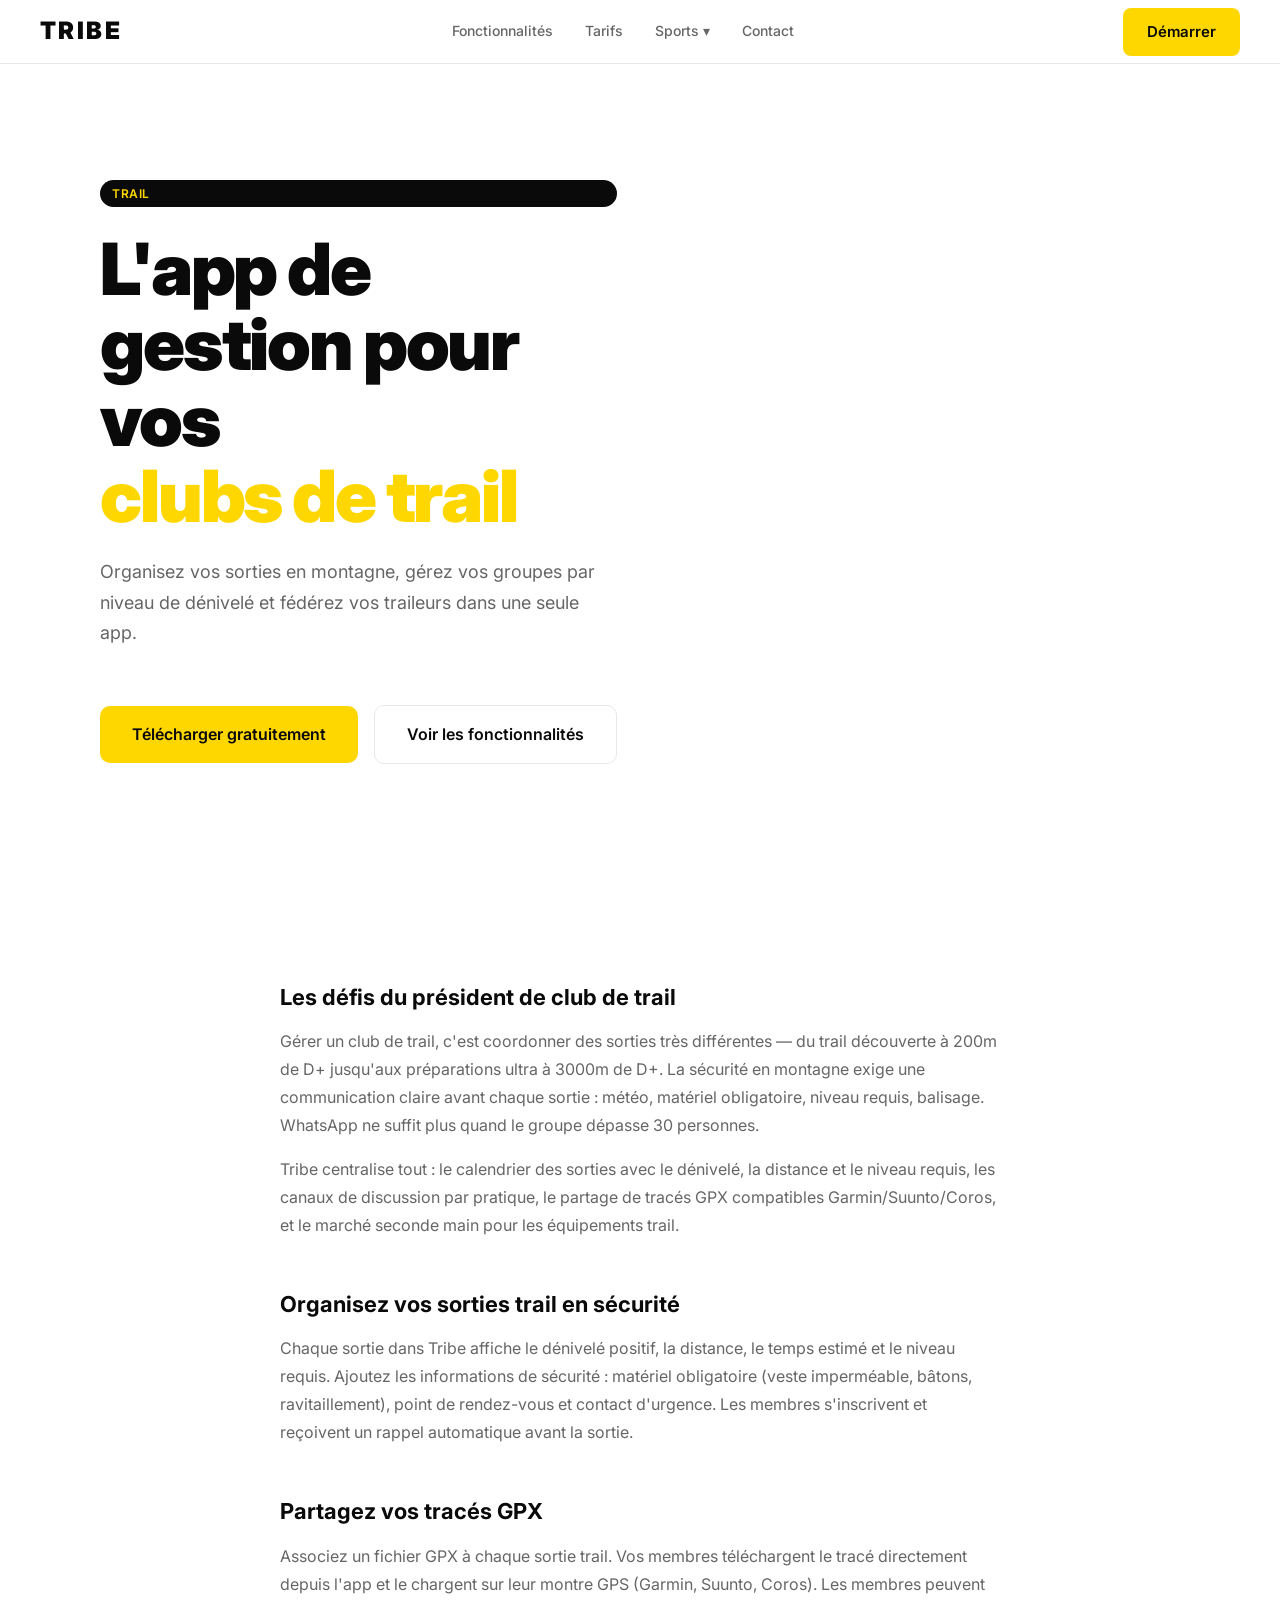
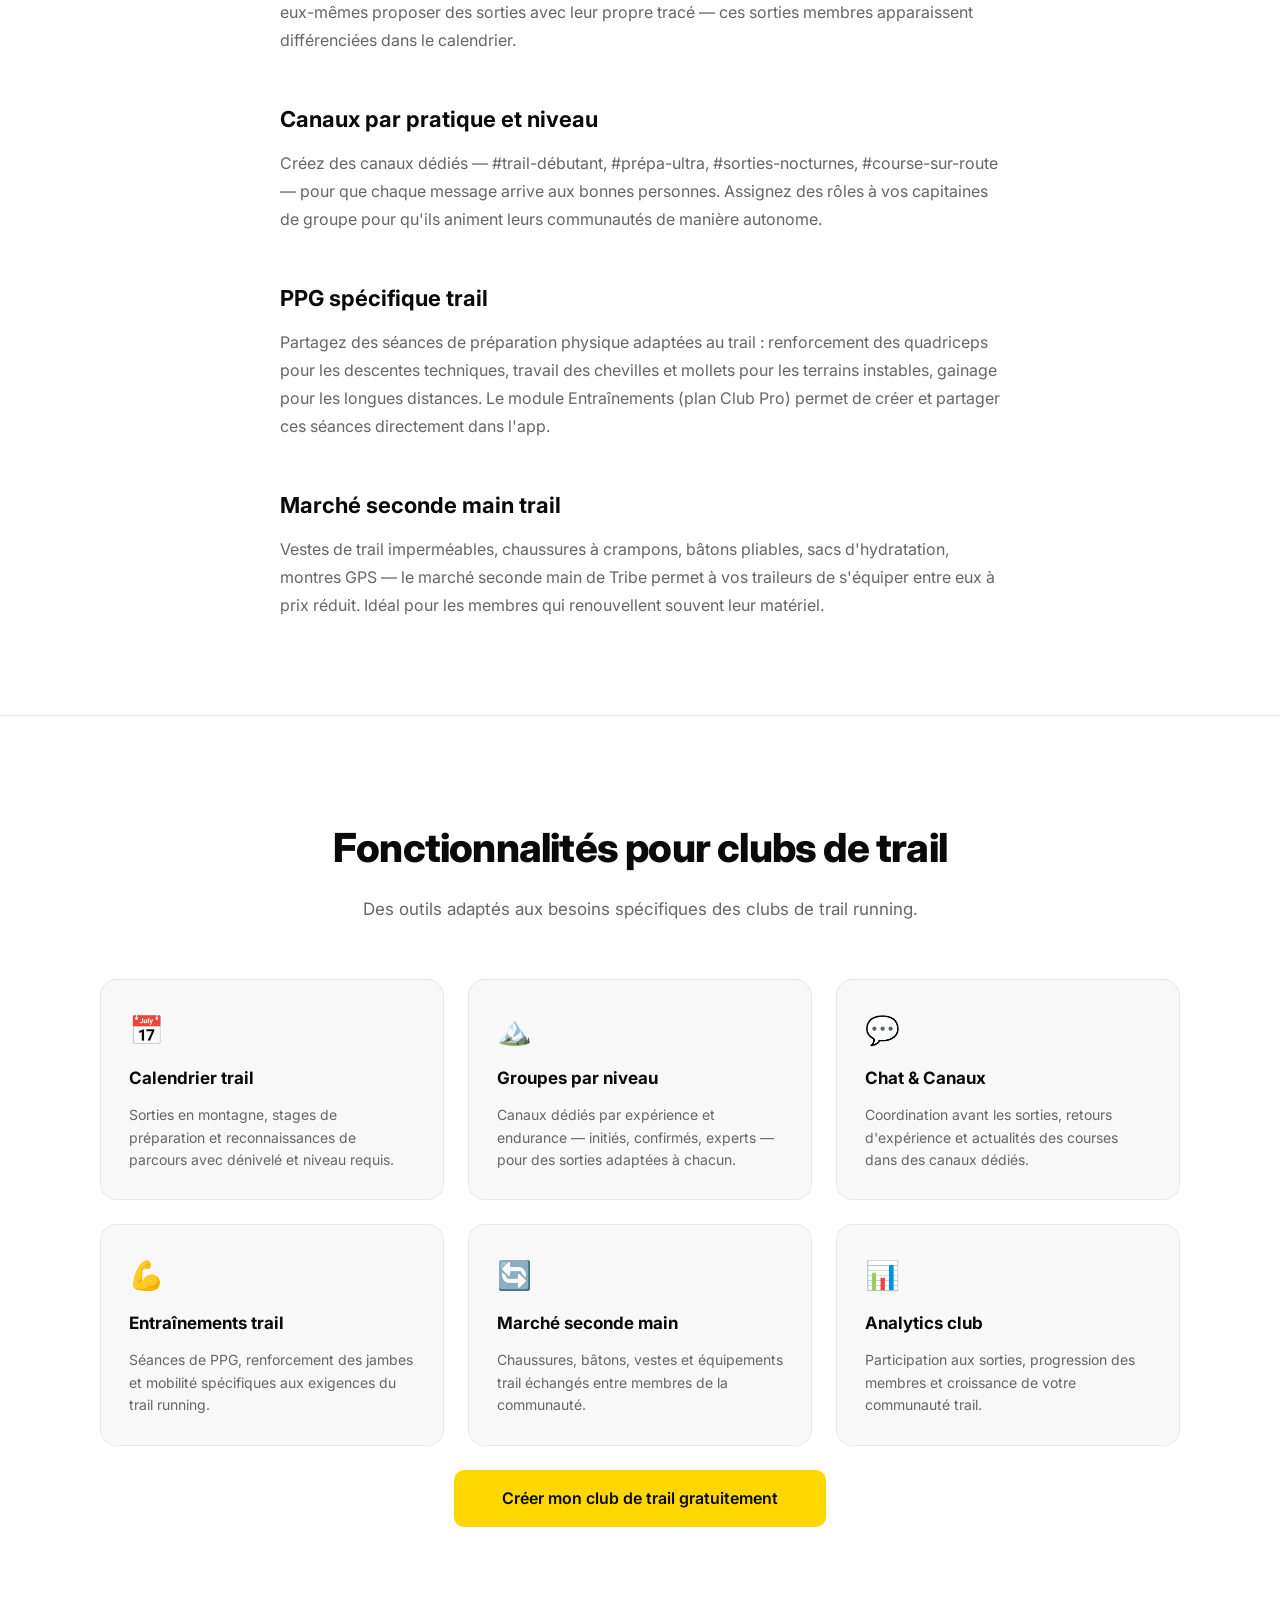
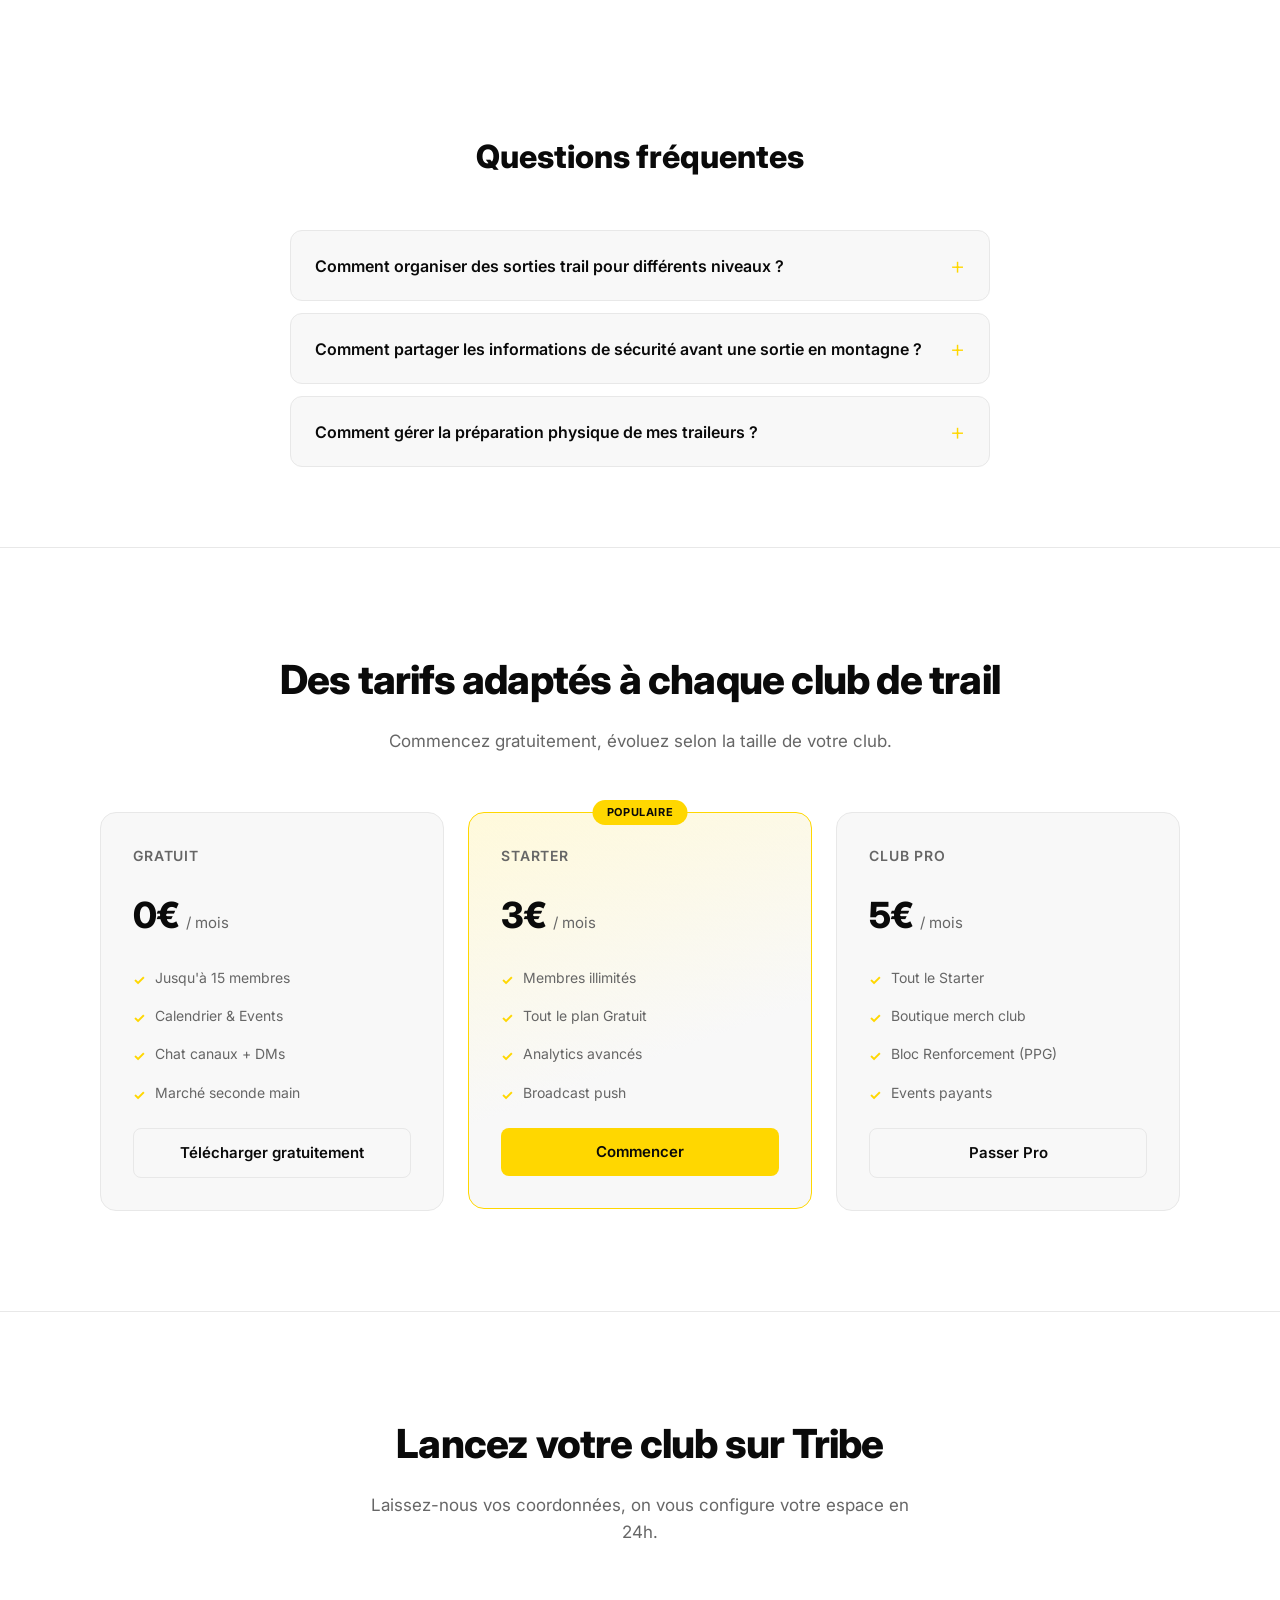
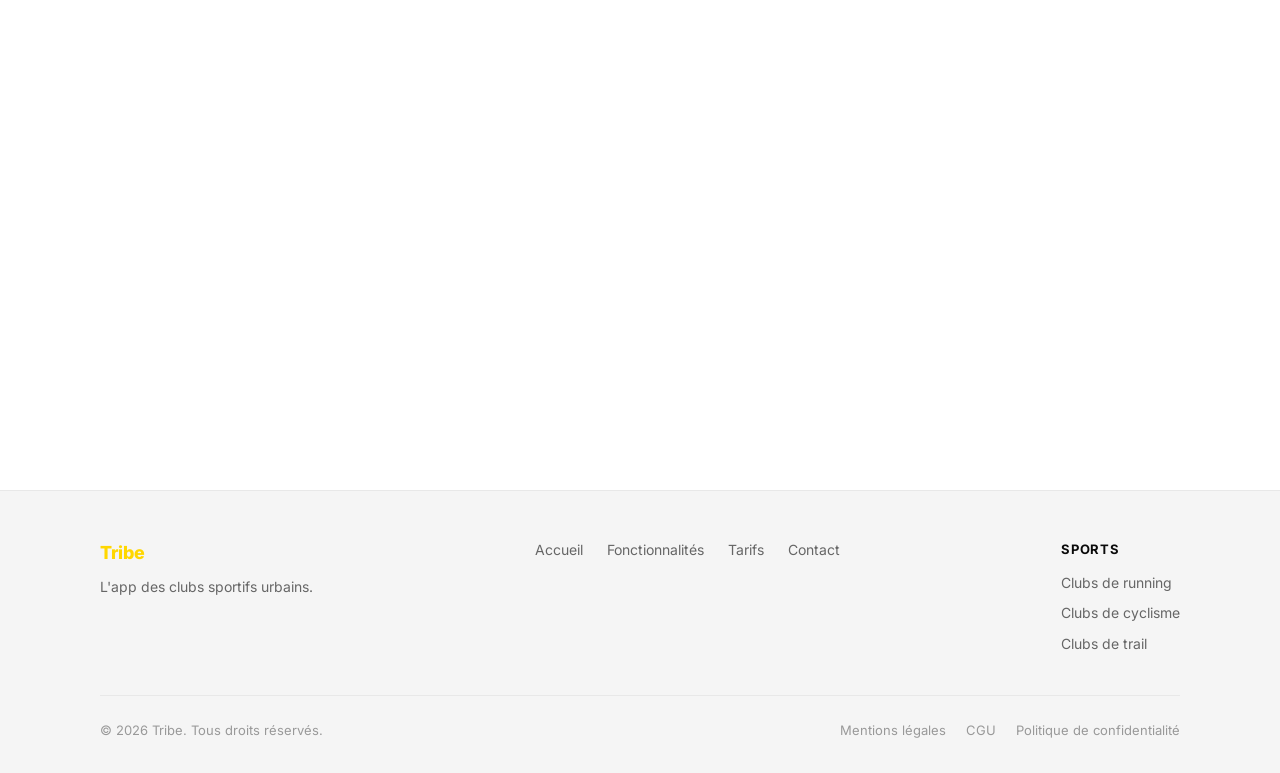
<file: trail.html>
<!DOCTYPE html>
<html lang="fr">
<head>
  <meta charset="UTF-8" />
  <meta name="viewport" content="width=device-width, initial-scale=1.0" />
  <title>Tribe — L'app de gestion pour les clubs de trail</title>

  <!-- SEO -->
  <meta name="description" content="Tribe, l'app de gestion pour les clubs de trail running. Sorties avec dénivelé et tracé GPX, canaux par niveau, PPG spécifique trail et marché seconde main pour vestes, bâtons et chaussures." />
  <meta name="keywords" content="application club trail, gestion club trail running, app club montagne, logiciel club trail running, gérer club trail, calendrier sorties trail, application trail urbain" />
  <meta name="author" content="Tribe" />
  <meta name="robots" content="index, follow" />
  <link rel="canonical" href="https://tribeapp.fr/trail" />

  <!-- Open Graph -->
  <meta property="og:title" content="Tribe — L'app de gestion pour les clubs de trail" />
  <meta property="og:description" content="Calendrier des sorties montagne, groupes par niveau, entraînements spécifiques et analytics pour les clubs de trail running." />
  <meta property="og:url" content="https://tribeapp.fr/trail" />
  <meta property="og:type" content="website" />
  <meta property="og:locale" content="fr_FR" />

  <!-- Twitter Card -->
  <meta name="twitter:card" content="summary_large_image" />
  <meta name="twitter:title" content="Tribe — L'app de gestion pour les clubs de trail" />
  <meta name="twitter:description" content="Calendrier des sorties montagne, groupes par niveau, entraînements spécifiques et analytics pour les clubs de trail." />

  <!-- Schema.org -->
  <script type="application/ld+json">
  {
    "@context": "https://schema.org",
    "@type": "SoftwareApplication",
    "name": "Tribe",
    "description": "L'app de gestion pour les clubs de trail running et de course en montagne",
    "applicationCategory": "SportsApplication",
    "operatingSystem": "iOS, Android",
    "offers": [
      { "@type": "Offer", "name": "Gratuit", "price": "0", "priceCurrency": "EUR" },
      { "@type": "Offer", "name": "Starter", "price": "3", "priceCurrency": "EUR" },
      { "@type": "Offer", "name": "Club Pro", "price": "5", "priceCurrency": "EUR" }
    ],
    "url": "https://tribeapp.fr/trail",
    "inLanguage": "fr"
  }
  </script>

  <link rel="preconnect" href="https://fonts.googleapis.com" />
  <link rel="preconnect" href="https://fonts.gstatic.com" crossorigin />
  <link href="https://fonts.googleapis.com/css2?family=Inter:wght@400;500;600;700;800;900&display=swap" rel="stylesheet" />
  <link rel="stylesheet" href="assets/css/style.css" />
  <link rel="icon" type="image/png" href="assets/img/logo.png">
  <link rel="apple-touch-icon" href="assets/img/logo.png">
</head>
<body>

  <!-- NAV -->
  <nav class="nav">
    <a href="/" class="nav__logo">TRIBE</a>
    <ul class="nav__links">
      <li><a href="/#features">Fonctionnalités</a></li>
      <li><a href="/#pricing">Tarifs</a></li>
      <li class="nav__dropdown">
        <span>Sports ▾</span>
        <div class="nav__dropdown-menu">
          <a href="running.html">🏃 Running</a>
          <a href="cycling.html">🚴 Cyclisme</a>
          <a href="trail.html">🏔️ Trail</a>
        </div>
      </li>
      <li><a href="/#contact">Contact</a></li>
    </ul>
    <a href="#contact" class="btn btn--primary nav__cta">Démarrer</a>
    <button class="nav__burger" aria-label="Menu" id="burger">
      <span></span>
      <span></span>
      <span></span>
    </button>
  </nav>

  <!-- HERO -->
  <section class="hero" id="hero">
    <div class="container">
      <div class="hero__content">
        <span class="badge">Trail</span>
        <h1 class="hero__title">L'app de gestion pour vos <br /><span class="accent">clubs de trail</span></h1>
        <p class="hero__subtitle">
          Organisez vos sorties en montagne, gérez vos groupes par niveau de dénivelé et fédérez vos traileurs dans une seule app.
        </p>
        <div class="hero__actions">
          <a href="https://apps.apple.com/app/id6784278561" target="_blank" rel="noopener" class="btn btn--primary btn--lg">Télécharger gratuitement</a>
          <a href="#features" class="btn btn--ghost btn--lg">Voir les fonctionnalités</a>
        </div>
      </div>
      <div class="hero__visual"></div>
    </div>
  </section>

  <!-- CONTENT -->
  <section class="geo-content">
    <div class="container">
      <div class="geo-content__body">

        <h2>Les défis du président de club de trail</h2>
        <p>
          Gérer un club de trail, c'est coordonner des sorties très différentes — du trail découverte à 200m de D+ jusqu'aux préparations ultra à 3000m de D+. La sécurité en montagne exige une communication claire avant chaque sortie : météo, matériel obligatoire, niveau requis, balisage. WhatsApp ne suffit plus quand le groupe dépasse 30 personnes.
        </p>
        <p>
          Tribe centralise tout : le calendrier des sorties avec le dénivelé, la distance et le niveau requis, les canaux de discussion par pratique, le partage de tracés GPX compatibles Garmin/Suunto/Coros, et le marché seconde main pour les équipements trail.
        </p>

        <h2>Organisez vos sorties trail en sécurité</h2>
        <p>
          Chaque sortie dans Tribe affiche le dénivelé positif, la distance, le temps estimé et le niveau requis. Ajoutez les informations de sécurité : matériel obligatoire (veste imperméable, bâtons, ravitaillement), point de rendez-vous et contact d'urgence. Les membres s'inscrivent et reçoivent un rappel automatique avant la sortie.
        </p>

        <h2>Partagez vos tracés GPX</h2>
        <p>
          Associez un fichier GPX à chaque sortie trail. Vos membres téléchargent le tracé directement depuis l'app et le chargent sur leur montre GPS (Garmin, Suunto, Coros). Les membres peuvent eux-mêmes proposer des sorties avec leur propre tracé — ces sorties membres apparaissent différenciées dans le calendrier.
        </p>

        <h2>Canaux par pratique et niveau</h2>
        <p>
          Créez des canaux dédiés — #trail-débutant, #prépa-ultra, #sorties-nocturnes, #course-sur-route — pour que chaque message arrive aux bonnes personnes. Assignez des rôles à vos capitaines de groupe pour qu'ils animent leurs communautés de manière autonome.
        </p>

        <h2>PPG spécifique trail</h2>
        <p>
          Partagez des séances de préparation physique adaptées au trail : renforcement des quadriceps pour les descentes techniques, travail des chevilles et mollets pour les terrains instables, gainage pour les longues distances. Le module Entraînements (plan Club Pro) permet de créer et partager ces séances directement dans l'app.
        </p>

        <h2>Marché seconde main trail</h2>
        <p>
          Vestes de trail imperméables, chaussures à crampons, bâtons pliables, sacs d'hydratation, montres GPS — le marché seconde main de Tribe permet à vos traileurs de s'équiper entre eux à prix réduit. Idéal pour les membres qui renouvellent souvent leur matériel.
        </p>

      </div>
    </div>
  </section>

  <!-- FEATURES -->
  <section class="features" id="features">
    <div class="container">
      <h2 class="section-title">Fonctionnalités pour clubs de trail</h2>
      <p class="section-subtitle">Des outils adaptés aux besoins spécifiques des clubs de trail running.</p>
      <div class="features__grid">

        <div class="feature-card">
          <div class="feature-card__icon">📅</div>
          <h3 class="feature-card__title">Calendrier trail</h3>
          <p class="feature-card__desc">Sorties en montagne, stages de préparation et reconnaissances de parcours avec dénivelé et niveau requis.</p>
        </div>

        <div class="feature-card">
          <div class="feature-card__icon">🏔️</div>
          <h3 class="feature-card__title">Groupes par niveau</h3>
          <p class="feature-card__desc">Canaux dédiés par expérience et endurance — initiés, confirmés, experts — pour des sorties adaptées à chacun.</p>
        </div>

        <div class="feature-card">
          <div class="feature-card__icon">💬</div>
          <h3 class="feature-card__title">Chat & Canaux</h3>
          <p class="feature-card__desc">Coordination avant les sorties, retours d'expérience et actualités des courses dans des canaux dédiés.</p>
        </div>

        <div class="feature-card">
          <div class="feature-card__icon">💪</div>
          <h3 class="feature-card__title">Entraînements trail</h3>
          <p class="feature-card__desc">Séances de PPG, renforcement des jambes et mobilité spécifiques aux exigences du trail running.</p>
        </div>

        <div class="feature-card">
          <div class="feature-card__icon">🔄</div>
          <h3 class="feature-card__title">Marché seconde main</h3>
          <p class="feature-card__desc">Chaussures, bâtons, vestes et équipements trail échangés entre membres de la communauté.</p>
        </div>

        <div class="feature-card">
          <div class="feature-card__icon">📊</div>
          <h3 class="feature-card__title">Analytics club</h3>
          <p class="feature-card__desc">Participation aux sorties, progression des membres et croissance de votre communauté trail.</p>
        </div>

      </div>

      <div class="features-cta">
        <a href="https://apps.apple.com/app/id6784278561" target="_blank" rel="noopener" class="btn btn--primary btn--lg">
          Créer mon club de trail gratuitement
        </a>
      </div>
    </div>
  </section>

  <!-- FAQ -->
  <section class="faq" id="faq">
    <div class="container">
      <h2>Questions fréquentes</h2>
      <div class="faq-list">

        <div class="faq-item">
          <button class="faq-question">Comment organiser des sorties trail pour différents niveaux ?</button>
          <div class="faq-answer">
            <p>Dans Tribe, chaque sortie affiche le dénivelé positif, la distance et le niveau requis. Créez des canaux dédiés par niveau (#trail-débutant, #prépa-ultra) pour que chaque traileur reçoit uniquement les sorties adaptées. Les membres peuvent aussi proposer leurs propres sorties, différenciées visuellement dans le calendrier.</p>
          </div>
        </div>

        <div class="faq-item">
          <button class="faq-question">Comment partager les informations de sécurité avant une sortie en montagne ?</button>
          <div class="faq-answer">
            <p>Lors de la création d'une sortie dans Tribe, ajoutez toutes les informations essentielles : matériel obligatoire, météo prévue, point de rendez-vous, tracé GPX. Les membres reçoivent un rappel automatique avant la sortie avec toutes ces informations. Un broadcast peut aussi être envoyé à tout le groupe en cas de changement de dernière minute.</p>
          </div>
        </div>

        <div class="faq-item">
          <button class="faq-question">Comment gérer la préparation physique de mes traileurs ?</button>
          <div class="faq-answer">
            <p>Le module Entraînements de Tribe (plan Club Pro) permet de créer et partager des séances de PPG adaptées au trail — renforcement musculaire, travail foncier, mobilité. Vos membres accèdent aux séances directement dans l'app, avec les exercices détaillés et les photos de démonstration.</p>
          </div>
        </div>

      </div>
    </div>
  </section>

  <!-- PRICING -->
  <section class="pricing" id="pricing">
    <div class="container">
      <h2 class="section-title">Des tarifs adaptés à chaque club de trail</h2>
      <p class="section-subtitle">Commencez gratuitement, évoluez selon la taille de votre club.</p>
      <div class="pricing__grid">

        <div class="pricing-card">
          <div class="pricing-card__plan">Gratuit</div>
          <div class="pricing-card__price">
            <span class="pricing-card__amount">0€</span>
            <span class="pricing-card__period">/ mois</span>
          </div>
          <ul class="pricing-card__features">
            <li>Jusqu'à 15 membres</li>
            <li>Calendrier & Events</li>
            <li>Chat canaux + DMs</li>
            <li>Marché seconde main</li>
          </ul>
          <a href="https://apps.apple.com/app/id6784278561" target="_blank" rel="noopener" class="btn btn--ghost btn--full">Télécharger gratuitement</a>
        </div>

        <div class="pricing-card pricing-card--featured">
          <div class="pricing-card__badge">Populaire</div>
          <div class="pricing-card__plan">Starter</div>
          <div class="pricing-card__price">
            <span class="pricing-card__amount">3€</span>
            <span class="pricing-card__period">/ mois</span>
          </div>
          <ul class="pricing-card__features">
            <li>Membres illimités</li>
            <li>Tout le plan Gratuit</li>
            <li>Analytics avancés</li>
            <li>Broadcast push</li>
          </ul>
          <a href="https://apps.apple.com/app/id6784278561" target="_blank" rel="noopener" class="btn btn--primary btn--full">Commencer</a>
        </div>

        <div class="pricing-card">
          <div class="pricing-card__plan">Club Pro</div>
          <div class="pricing-card__price">
            <span class="pricing-card__amount">5€</span>
            <span class="pricing-card__period">/ mois</span>
          </div>
          <ul class="pricing-card__features">
            <li>Tout le Starter</li>
            <li>Boutique merch club</li>
            <li>Bloc Renforcement (PPG)</li>
            <li>Events payants</li>
          </ul>
          <a href="https://apps.apple.com/app/id6784278561" target="_blank" rel="noopener" class="btn btn--ghost btn--full">Passer Pro</a>
        </div>

      </div>
    </div>
  </section>

  <!-- CONTACT -->
  <section class="contact" id="contact">
    <div class="container">
      <h2 class="section-title">Lancez votre club sur Tribe</h2>
      <p class="section-subtitle">Laissez-nous vos coordonnées, on vous configure votre espace en 24h.</p>
      <div style="max-width: 600px; margin: 0 auto;">
        <iframe
          data-tally-src="https://tally.so/embed/KYKKy7?alignLeft=1&hideTitle=1&transparentBackground=1&dynamicHeight=1&formEventsForwarding=1"
          loading="lazy"
          width="100%"
          height="380"
          frameborder="0"
          marginheight="0"
          marginwidth="0"
          title="Contact Tribe">
        </iframe>
      </div>
      <script>var d=document,w="https://tally.so/widgets/embed.js",v=function(){"undefined"!=typeof Tally?Tally.loadEmbeds():d.querySelectorAll("[data-tally-src]:not([src])").forEach((function(e){e.src=e.dataset.tallySrc}))};if("undefined"!=typeof Tally)v();else if(d.querySelector('script[src="'+w+'"]')==null){var s=d.createElement("script");s.src=w,s.onload=v,s.onerror=v,d.body.appendChild(s);}</script>
    </div>
  </section>

  <!-- FOOTER -->
  <footer class="footer">
    <div class="container">
      <div class="footer__top">
        <div class="footer__brand">
          <span class="footer__logo">Tribe</span>
          <p class="footer__tagline">L'app des clubs sportifs urbains.</p>
        </div>
        <nav class="footer__nav">
          <a href="/">Accueil</a>
          <a href="/#features">Fonctionnalités</a>
          <a href="/#pricing">Tarifs</a>
          <a href="/#contact">Contact</a>
        </nav>
        <div class="footer__col">
          <h4>Sports</h4>
          <a href="running.html">Clubs de running</a>
          <a href="cycling.html">Clubs de cyclisme</a>
          <a href="trail.html">Clubs de trail</a>
        </div>
      </div>
      <div class="footer__bottom">
        <p class="footer__legal">&copy; 2026 Tribe. Tous droits réservés.</p>
        <div class="footer__links">
          <a href="#">Mentions légales</a>
          <a href="#">CGU</a>
          <a href="#">Politique de confidentialité</a>
        </div>
      </div>
    </div>
  </footer>

  <script src="assets/js/main.js"></script>
</body>
</html>
</file>
<file: assets/css/style.css>
/* ===========================
   VARIABLES & RESET
   =========================== */
:root {
  --bg:         #FFFFFF;
  --bg-card:    #F8F8F8;
  --bg-card-alt:#F0F0F0;
  --border:     #E8E8E8;
  --text:       #0A0A0A;
  --text-muted: #666666;
  --accent:     #FFD700;
  --accent-dim: rgba(255, 215, 0, 0.18);

  --font: 'Inter', -apple-system, BlinkMacSystemFont, sans-serif;
  --radius-sm: 8px;
  --radius:    16px;
  --radius-lg: 24px;

  --nav-h: 64px;
  --container: 1120px;
  --gap: 24px;
}

*, *::before, *::after { box-sizing: border-box; margin: 0; padding: 0; }

html { scroll-behavior: smooth; }

body {
  font-family: var(--font);
  background: var(--bg);
  color: var(--text);
  line-height: 1.6;
  -webkit-font-smoothing: antialiased;
}

img { display: block; max-width: 100%; }
a { color: inherit; text-decoration: none; }
ul { list-style: none; }

/* ===========================
   LAYOUT
   =========================== */
.container {
  width: 100%;
  max-width: var(--container);
  margin: 0 auto;
  padding: 0 20px;
}

/* ===========================
   BUTTONS
   =========================== */
.btn {
  display: inline-flex;
  align-items: center;
  justify-content: center;
  gap: 8px;
  padding: 12px 24px;
  border-radius: var(--radius-sm);
  font-family: var(--font);
  font-size: 15px;
  font-weight: 600;
  cursor: pointer;
  transition: opacity 0.15s, transform 0.15s;
  border: none;
  white-space: nowrap;
}
.btn:hover { opacity: 0.85; transform: translateY(-1px); }
.btn:active { transform: translateY(0); }

.btn--primary {
  background: var(--accent);
  color: #0A0A0A;
}
.btn--ghost {
  background: transparent;
  color: var(--text);
  border: 1px solid var(--border);
}
.btn--ghost:hover { border-color: #AAAAAA; }
.btn--lg { padding: 16px 32px; font-size: 16px; border-radius: 10px; }
.btn--full { width: 100%; }

/* ===========================
   BADGE
   =========================== */
.badge {
  display: inline-block;
  padding: 4px 12px;
  background: #0A0A0A;
  color: var(--accent);
  border-radius: 100px;
  font-size: 12px;
  font-weight: 600;
  letter-spacing: 0.05em;
  text-transform: uppercase;
}

/* ===========================
   TYPOGRAPHY
   =========================== */
.section-title {
  font-size: clamp(28px, 4vw, 40px);
  font-weight: 800;
  letter-spacing: -0.02em;
  text-align: center;
  margin-bottom: 16px;
}
.section-subtitle {
  font-size: 17px;
  color: var(--text-muted);
  text-align: center;
  max-width: 560px;
  margin: 0 auto 56px;
}
.accent { color: var(--accent); }

/* ===========================
   NAV
   =========================== */
.nav {
  position: fixed;
  top: 0;
  left: 0;
  right: 0;
  z-index: 100;
  height: var(--nav-h);
  display: flex;
  align-items: center;
  justify-content: space-between;
  padding: 0 24px;
  background: rgba(255, 255, 255, 0.92);
  backdrop-filter: blur(12px);
  border-bottom: 1px solid var(--border);
}

.nav__logo {
  font-size: 1.5rem;
  font-weight: 900;
  letter-spacing: 0.1em;
  color: #0A0A0A;
  text-decoration: none;
}

.nav__links {
  display: flex;
  gap: 32px;
}
.nav__links a {
  font-size: 14px;
  font-weight: 500;
  color: var(--text-muted);
  transition: color 0.15s;
}
.nav__links a:hover { color: var(--text); }
.nav__links li {
  list-style: none;
  display: flex;
  align-items: center;
}

.nav__dropdown {
  display: flex;
  align-items: center;
  position: relative;
  cursor: pointer;
  font-size: 14px;
  font-weight: 500;
  color: var(--text-muted);
}
.nav__dropdown > span {
  color: var(--text-muted);
  font-size: inherit;
  font-weight: 500;
  cursor: pointer;
  display: inline-flex;
  align-items: center;
  gap: 4px;
}
.nav__dropdown:hover > span { color: var(--text); }
.nav__dropdown:hover { color: var(--text); }
.nav__dropdown-menu {
  display: none;
  position: absolute;
  top: 100%;
  left: 0;
  background: #fff;
  border: 1px solid #E8E8E8;
  border-radius: 8px;
  padding: 8px;
  min-width: 160px;
  box-shadow: 0 4px 12px rgba(0,0,0,0.1);
  z-index: 100;
}
.nav__dropdown:hover .nav__dropdown-menu {
  display: flex;
  flex-direction: column;
  gap: 4px;
}
.nav__dropdown-menu a {
  padding: 8px 12px;
  border-radius: 6px;
  font-size: 0.9rem;
  color: var(--text-muted);
  display: flex;
  align-items: center;
  gap: 8px;
  white-space: nowrap;
}
.nav__dropdown-menu a:hover {
  background: #F5F5F5;
  color: var(--text);
}

/* ===========================
   HERO
   =========================== */
.hero {
  padding: calc(var(--nav-h) + 80px) 0 100px;
  min-height: 100svh;
  display: flex;
  align-items: center;
}

.hero .container {
  display: grid;
  grid-template-columns: 1fr;
  gap: 56px;
  align-items: center;
}

.hero__content {
  display: flex;
  flex-direction: column;
  gap: 24px;
}

.hero__title {
  font-size: clamp(36px, 6vw, 72px);
  font-weight: 900;
  line-height: 1.05;
  letter-spacing: -0.03em;
}

.hero__subtitle {
  font-size: 18px;
  color: var(--text-muted);
  max-width: 520px;
  line-height: 1.7;
}
.hero__tagline-sub {
  font-size: 13px;
  color: var(--text-muted);
  opacity: 0.7;
  margin-top: -8px;
}

.hero__actions {
  display: flex !important;
  flex-direction: row !important;
  gap: 16px;
  flex-wrap: nowrap;
  justify-content: center;
  align-items: center;
  margin-top: 32px;
}

@media (max-width: 480px) {
  .hero__actions {
    flex-direction: column !important;
    flex-wrap: wrap;
    width: 100%;
  }
  .hero__actions .btn {
    width: 100%;
    text-align: center;
  }
}

.hero__visual {
  width: 100%;
  min-height: 400px;
  display: flex;
  align-items: center;
  justify-content: center;
}

/* ===========================
   WHY TRIBE
   =========================== */
.why-tribe { padding: 80px 24px; background: #F8F8F8; }
.why-tribe h2 { text-align: center; font-size: 2rem; font-weight: 800; margin-bottom: 48px; }
.why-grid { display: grid; grid-template-columns: repeat(3, 1fr); gap: 24px; max-width: 900px; margin: 0 auto; }
.why-card { background: #fff; border-radius: 16px; padding: 32px 24px; text-align: center; border: 1px solid #E8E8E8; }
.why-icon { font-size: 2.5rem; display: block; margin-bottom: 16px; }
.why-card h3 { font-size: 1.1rem; font-weight: 700; margin-bottom: 12px; }
.why-card p { color: #666; font-size: 0.95rem; line-height: 1.6; }
@media (max-width: 959px) { .why-grid { grid-template-columns: 1fr; gap: 16px; } }

/* ===========================
   FEATURES
   =========================== */
.features {
  padding: 100px 0;
  border-top: 1px solid var(--border);
}

.features__grid {
  display: grid;
  grid-template-columns: 1fr;
  gap: var(--gap);
}

.feature-card {
  padding: 28px;
  background: var(--bg-card);
  border: 1px solid var(--border);
  border-radius: var(--radius);
  display: flex;
  flex-direction: column;
  gap: 12px;
  transition: border-color 0.2s, background 0.2s;
}
.feature-card:hover {
  border-color: #CCCCCC;
  background: var(--bg-card-alt);
}

.feature-card__icon { font-size: 28px; }
.feature-card__title { font-size: 17px; font-weight: 700; }
.feature-card__desc { font-size: 14px; color: var(--text-muted); line-height: 1.6; }

/* ===========================
   PRICING
   =========================== */
.pricing {
  padding: 100px 0;
  border-top: 1px solid var(--border);
}

.pricing__grid {
  display: grid;
  grid-template-columns: 1fr;
  gap: var(--gap);
  align-items: start;
}

.pricing-card {
  padding: 32px;
  background: var(--bg-card);
  border: 1px solid var(--border);
  border-radius: var(--radius);
  display: flex;
  flex-direction: column;
  gap: 20px;
  position: relative;
}

.pricing-card--featured {
  border-color: var(--accent);
  background: linear-gradient(160deg, rgba(255,215,0,0.14) 0%, var(--bg-card) 60%);
}

.pricing-card__badge {
  position: absolute;
  top: -13px;
  left: 50%;
  transform: translateX(-50%);
  background: var(--accent);
  color: #0A0A0A;
  font-size: 11px;
  font-weight: 700;
  text-transform: uppercase;
  letter-spacing: 0.06em;
  padding: 4px 14px;
  border-radius: 100px;
  white-space: nowrap;
}

.pricing-card__plan {
  font-size: 14px;
  font-weight: 600;
  color: var(--text-muted);
  text-transform: uppercase;
  letter-spacing: 0.06em;
}

.pricing-card__price {
  display: flex;
  align-items: baseline;
  gap: 6px;
}
.pricing-card__amount { font-size: 36px; font-weight: 800; letter-spacing: -0.02em; }
.pricing-card__period { font-size: 15px; color: var(--text-muted); }

.pricing-card__features {
  display: flex;
  flex-direction: column;
  gap: 10px;
  flex: 1;
}
.pricing-card__features li {
  font-size: 14px;
  color: var(--text-muted);
  display: flex;
  align-items: flex-start;
  gap: 10px;
  padding: 2px 0 !important;
}
.pricing-card__features li::before {
  content: '✓';
  color: var(--accent);
  font-weight: 700;
  flex-shrink: 0;
  margin-top: 2px;
}

/* ===========================
   FEATURES CTA
   =========================== */
.features-cta {
  display: flex;
  justify-content: center;
  margin: 24px auto;
}

.features-cta .btn {
  padding: 16px 48px;
}

/* ===========================
   SOCIAL PROOF
   =========================== */
.social-proof {
  background: #F5F5F5;
  border-top: 1px solid var(--border);
  border-bottom: 1px solid var(--border);
  padding: 40px 20px;
  text-align: center;
}

.social-proof__label {
  font-size: 13px;
  font-weight: 600;
  color: #999;
  text-transform: uppercase;
  letter-spacing: 0.08em;
  margin-bottom: 24px;
}

.social-proof__logos {
  display: flex;
  flex-wrap: wrap;
  justify-content: center;
  align-items: center;
  gap: 40px;
}

.club-placeholder {
  font-size: 15px;
  font-weight: 600;
  color: #666;
}

/* ===========================
   CONTACT
   =========================== */
.contact {
  padding: 100px 0;
  border-top: 1px solid var(--border);
}

.contact__form {
  max-width: 600px;
  margin: 0 auto;
  display: flex;
  flex-direction: column;
  gap: 20px;
}

.form-row {
  display: grid;
  grid-template-columns: 1fr;
  gap: 20px;
}

.form-group {
  display: flex;
  flex-direction: column;
  gap: 8px;
}
.form-group label {
  font-size: 13px;
  font-weight: 600;
  color: var(--text-muted);
  text-transform: uppercase;
  letter-spacing: 0.05em;
}
.form-group input,
.form-group textarea {
  background: var(--bg-card);
  border: 1px solid var(--border);
  border-radius: var(--radius-sm);
  color: var(--text);
  font-family: var(--font);
  font-size: 15px;
  padding: 14px 16px;
  transition: border-color 0.15s;
  outline: none;
}
.form-group input::placeholder,
.form-group textarea::placeholder { color: #BBBBBB; }
.form-group input:focus,
.form-group textarea:focus { border-color: var(--accent); }

/* ===========================
   FOOTER
   =========================== */
.footer {
  background: #F5F5F5;
  border-top: 1px solid var(--border);
  padding: 48px 0 32px;
}

.footer__top {
  display: flex;
  flex-direction: column;
  gap: 32px;
  margin-bottom: 40px;
}

.footer__logo {
  display: block;
  font-size: 18px;
  font-weight: 800;
  color: var(--accent);
  margin-bottom: 8px;
}
.footer__tagline { font-size: 14px; color: var(--text-muted); }

.footer__nav {
  display: flex;
  flex-wrap: wrap;
  gap: 24px;
}
.footer__nav a { font-size: 14px; color: var(--text-muted); transition: color 0.15s; }
.footer__nav a:hover { color: var(--text); }

.footer__col {
  display: flex;
  flex-direction: column;
  gap: 8px;
}
.footer__col h4 {
  font-size: 13px;
  font-weight: 700;
  color: var(--text);
  text-transform: uppercase;
  letter-spacing: 0.06em;
  margin-bottom: 4px;
}
.footer__col a {
  font-size: 14px;
  color: var(--text-muted);
  transition: color 0.15s;
}
.footer__col a:hover { color: var(--text); }

.footer__bottom {
  display: flex;
  flex-direction: column;
  gap: 12px;
  padding-top: 24px;
  border-top: 1px solid var(--border);
}
.footer__legal { font-size: 13px; color: #999999; }
.footer__links { display: flex; flex-wrap: wrap; gap: 20px; }
.footer__links a { font-size: 13px; color: #999999; transition: color 0.15s; }
.footer__links a:hover { color: var(--text-muted); }

/* ===========================
   FEATURES — 2-COL LAYOUT
   =========================== */
.features-layout {
  display: grid;
  grid-template-columns: 1fr;
  gap: 48px;
  align-items: start;
}

/* On mobile the phone column is hidden — cards stay full-width */
.features-right {
  display: none;
}

@media (max-width: 959px) {
  .features-mockup {
    display: none;
  }
  .features__grid {
    grid-template-columns: 1fr;
    width: 100%;
    gap: 12px;
  }
  .hero-mockup {
    width: 180px;
    margin: 32px auto 0;
  }
  .features-phone-mobile {
    display: flex;
    overflow-x: auto;
    gap: 16px;
    padding: 16px 0;
    scroll-snap-type: x mandatory;
  }
  .features-phone-mobile img {
    width: 180px;
    flex-shrink: 0;
    scroll-snap-align: center;
  }
  .feature-card {
    padding: 16px;
  }
  section {
    padding: 48px 16px;
  }
  .section-header {
    margin-bottom: 24px;
  }
  .features-cta {
    margin-top: 0px !important;
    padding-top: 0 !important;
    padding: 0 !important;
  }
  .pricing__grid {
    gap: 12px;
  }
  .pricing-card {
    padding: 16px 14px !important;
    gap: 4px !important;
  }
  .pricing-card__plan {
    margin-bottom: 4px !important;
  }
  .pricing-card__price {
    margin-bottom: 6px !important;
    margin-top: 0 !important;
  }
  .pricing-card__features {
    margin-top: 6px !important;
  }
  .pricing-card .price {
    font-size: 2rem;
    margin: 8px 0;
  }
  .pricing-card ul {
    margin: 12px 0;
    gap: 8px;
  }
  .pricing-card__features {
    gap: 4px !important;
  }
  .pricing-card__features li {
    font-size: 0.82rem !important;
    padding: 1px 0 !important;
    line-height: 1.3;
    display: flex !important;
    align-items: flex-start !important;
    gap: 10px !important;
  }
  .pricing-card__features li::before {
    flex-shrink: 0;
    margin-top: 2px;
  }
  .pricing-features {
    gap: 6px;
    margin: 8px 0;
  }
  .pricing-card .btn {
    padding: 12px 20px;
    margin-top: 16px;
  }
}

@media (min-width: 960px) {
  .features-layout {
    grid-template-columns: 1fr 300px;
  }

  .features-right {
    position: sticky;
    top: 15vh;
    display: flex;
    align-items: center;
    justify-content: center;
  }

  .features-left .features__grid {
    grid-template-columns: repeat(2, 1fr);
  }
}

/* Image fade transition driven by main.js */
.features-phone img {
  transition: opacity 0.2s ease;
}

/* Active card highlight */
.feature-card.is-active {
  border-color: var(--accent);
  background: var(--bg-card-alt);
}

/* ===========================
   MOCKUPS PNG
   =========================== */

.hero__visual {
  display: flex;
  align-items: center;
  justify-content: center;
  height: 100%;
}

.hero-mockup {
  height: 100%;
  width: auto;
  max-height: 633px;
  object-fit: contain;
  display: block;
  filter: drop-shadow(0 20px 40px rgba(0,0,0,0.15));
}

.features-mockup {
  width: auto;
  height: auto;
  max-height: 500px;
  object-fit: contain;
  filter: drop-shadow(0 20px 40px rgba(0,0,0,0.15));
  transition: opacity 0.2s ease;
}

/* ===========================
   RESPONSIVE — TABLET (≥ 640px)
   =========================== */
@media (min-width: 640px) {
  .features__grid { grid-template-columns: repeat(2, 1fr); }
  .pricing__grid  { grid-template-columns: repeat(2, 1fr); }
  .form-row       { grid-template-columns: repeat(2, 1fr); }
  .footer__top    { flex-direction: row; justify-content: space-between; align-items: flex-start; }
  .footer__bottom { flex-direction: row; justify-content: space-between; align-items: center; }
}

/* ===========================
   RESPONSIVE — DESKTOP (≥ 960px)
   =========================== */
@media (min-width: 960px) {
  .nav { padding: 0 40px; }

  .hero .container { grid-template-columns: 1fr 1fr; }

  .features__grid { grid-template-columns: repeat(3, 1fr); }
  .pricing__grid  { grid-template-columns: repeat(3, 1fr); }

  .nav__cta { display: inline-flex; }
}

/* ===========================
   ANIMATIONS (driven by main.js)
   =========================== */
.fade-in {
  opacity: 0;
  transform: translateY(20px);
  transition: opacity 0.5s ease, transform 0.5s ease;
}
.fade-in.visible {
  opacity: 1;
  transform: translateY(0);
}

.nav--scrolled {
  box-shadow: 0 1px 20px rgba(0,0,0,0.08);
}

/* ===========================
   NAV — hide links on mobile
   =========================== */
/* ===========================
   GEO PAGES — content section
   =========================== */
.geo-content {
  padding: 80px 20px;
}

.geo-content__body {
  max-width: 720px;
  margin: 0 auto;
}

.geo-content__body h2 {
  font-size: 22px;
  font-weight: 700;
  color: var(--text);
  margin: 48px 0 12px;
}

.geo-content__body h2:first-child {
  margin-top: 0;
}

.geo-content__body p {
  font-size: 16px;
  line-height: 1.75;
  color: var(--text-muted);
  margin: 0 0 16px;
}

.nav__burger {
  display: none;
  flex-direction: column;
  gap: 5px;
  background: none;
  border: none;
  cursor: pointer;
  padding: 4px;
}
.nav__burger span {
  display: block;
  width: 24px;
  height: 2px;
  background: var(--text);
  border-radius: 2px;
  transition: all 0.3s;
}

@media (max-width: 959px) {
  .nav__burger {
    display: flex !important;
    z-index: 100;
  }
  .nav__cta { display: none !important; }
  .nav__links {
    position: fixed;
    top: 60px;
    left: 0;
    right: 0;
    background: #fff;
    z-index: 99;
    transform: translateY(-200%);
    transition: transform 0.3s ease;
    display: flex !important;
    flex-direction: column;
    padding: 24px;
    gap: 16px;
    border-bottom: 1px solid var(--border);
    box-shadow: 0 4px 12px rgba(0,0,0,0.1);
  }
  .nav__links.is-open { transform: translateY(0) !important; }
  .nav__links li { display: flex; align-items: center; }
}

/* ===========================
   FAQ
   =========================== */
.faq { padding: 80px 24px; background: #ffffff; }
.faq h2 { text-align: center; font-size: 2rem; font-weight: 800; margin-bottom: 48px; color: #0A0A0A; }
.faq-list { max-width: 700px; margin: 0 auto; display: flex; flex-direction: column; gap: 12px; }
.faq-item { background: #F8F8F8; border-radius: 12px; border: 1px solid #E8E8E8; overflow: hidden; }
.faq-question { width: 100%; text-align: left; padding: 20px 24px; font-size: 1rem; font-weight: 600; font-family: 'Inter', sans-serif; background: none; border: none; cursor: pointer; color: #0A0A0A; display: flex; justify-content: space-between; align-items: center; }
.faq-question::after { content: '+'; font-size: 1.5rem; font-weight: 300; color: #FFD700; }
.faq-item.is-open .faq-question::after { content: '−'; }
.faq-item.is-open .faq-question { color: #0A0A0A; }
.faq-answer { display: none; padding: 0 24px 20px; color: #666666; line-height: 1.7; font-size: 0.95rem; font-family: 'Inter', sans-serif; }
.faq-item.is-open .faq-answer { display: block; }
</file>
